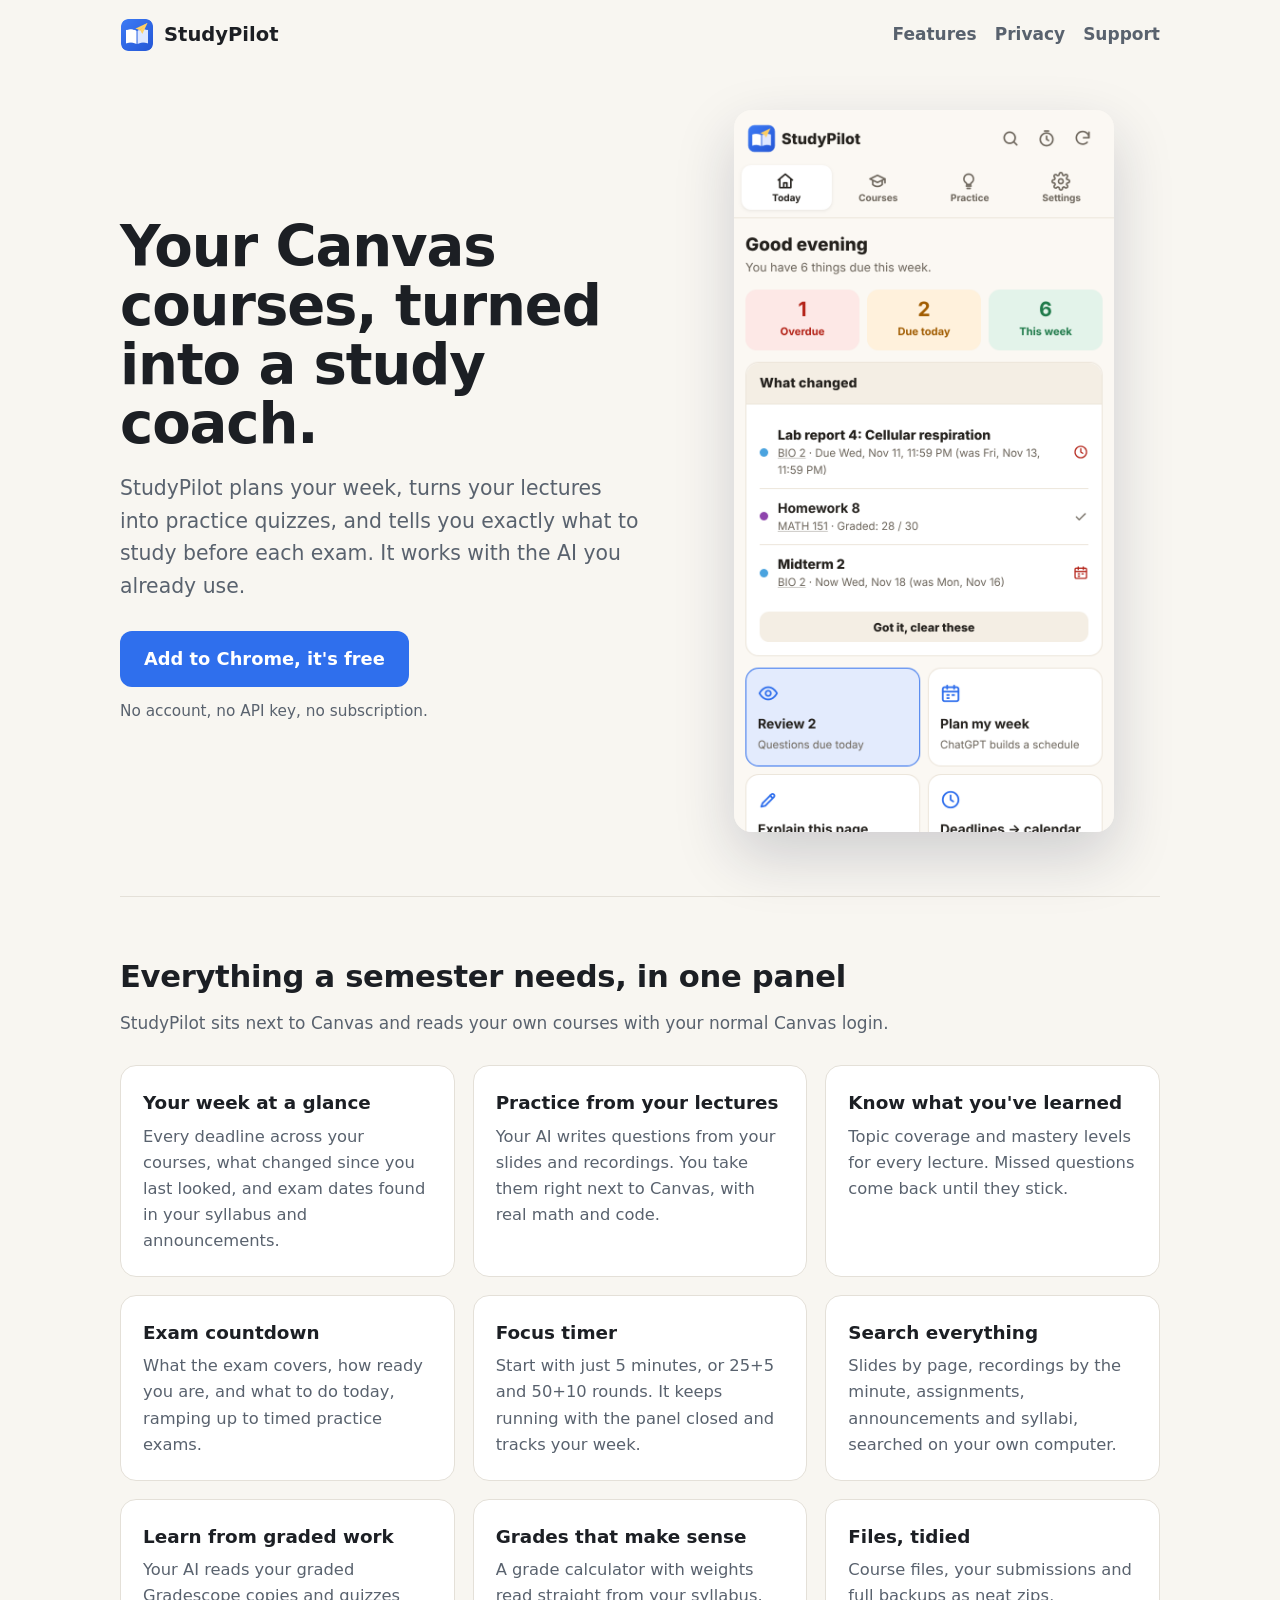
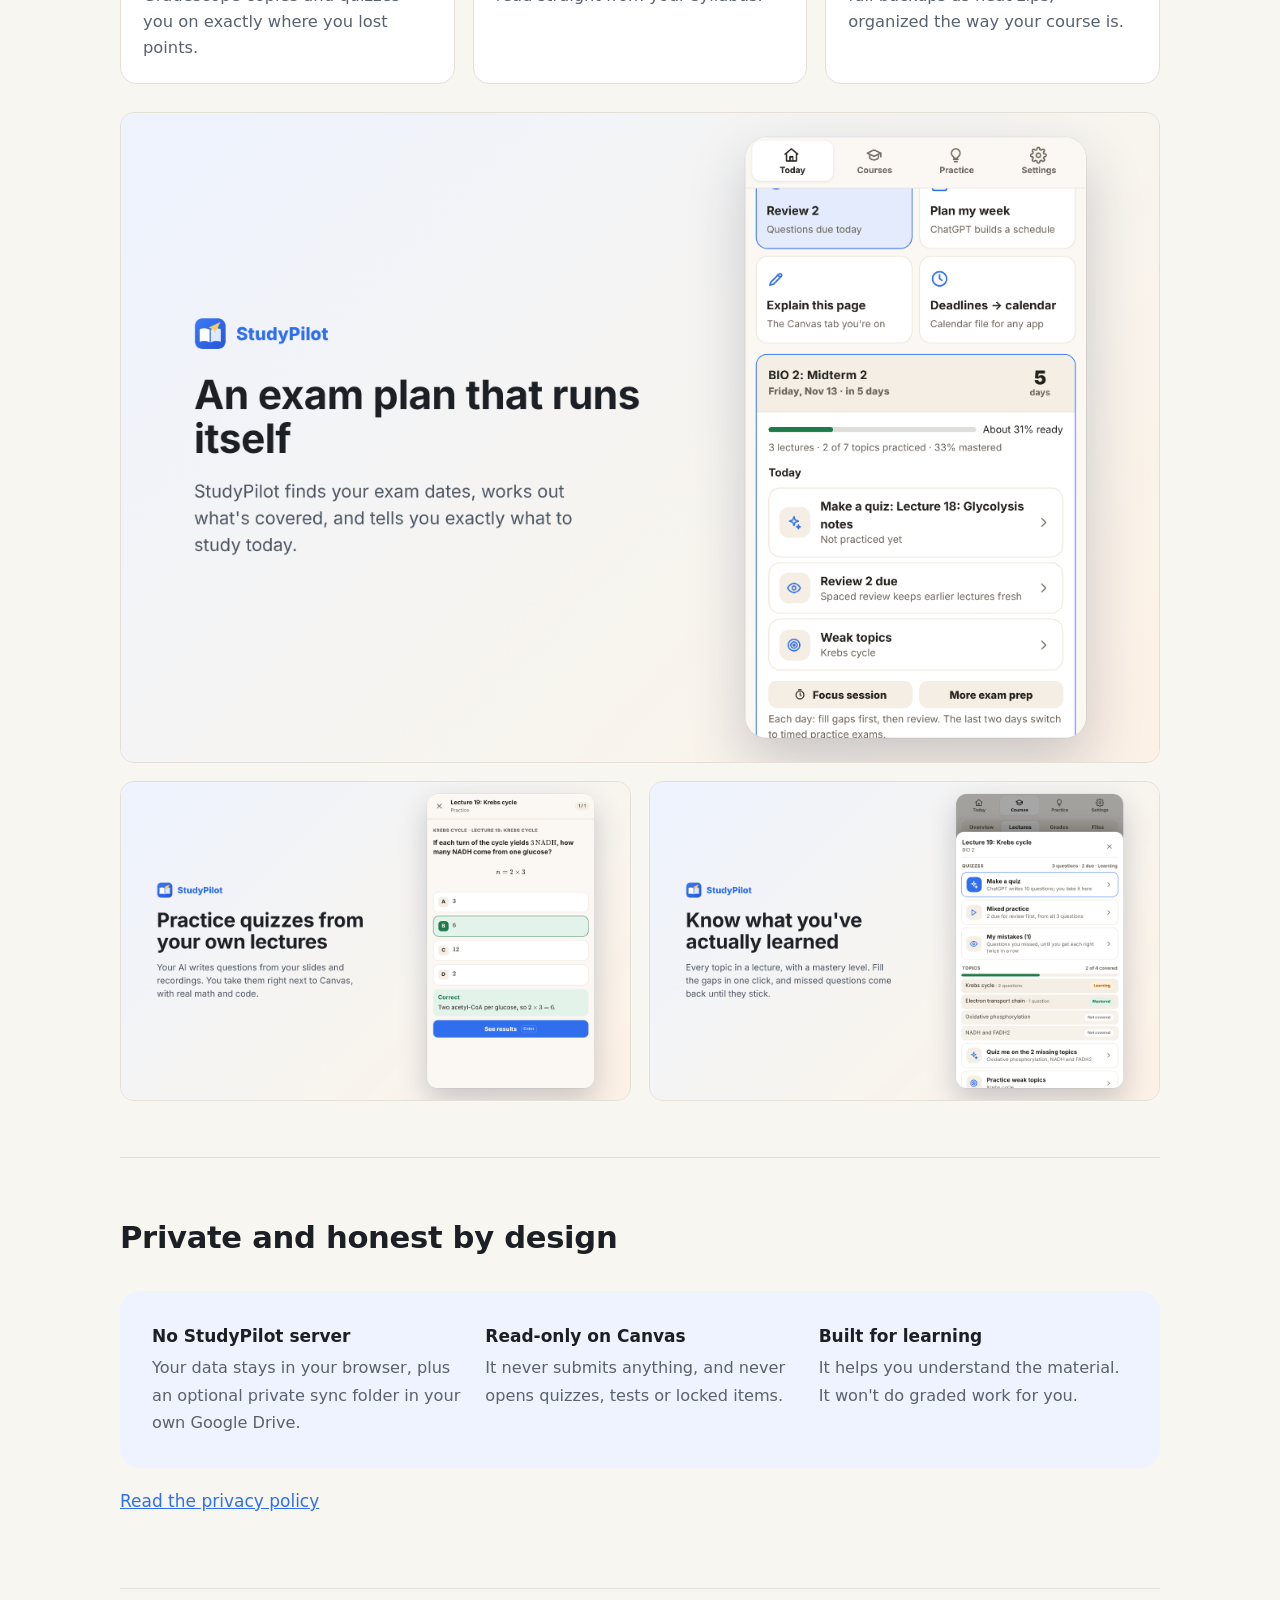
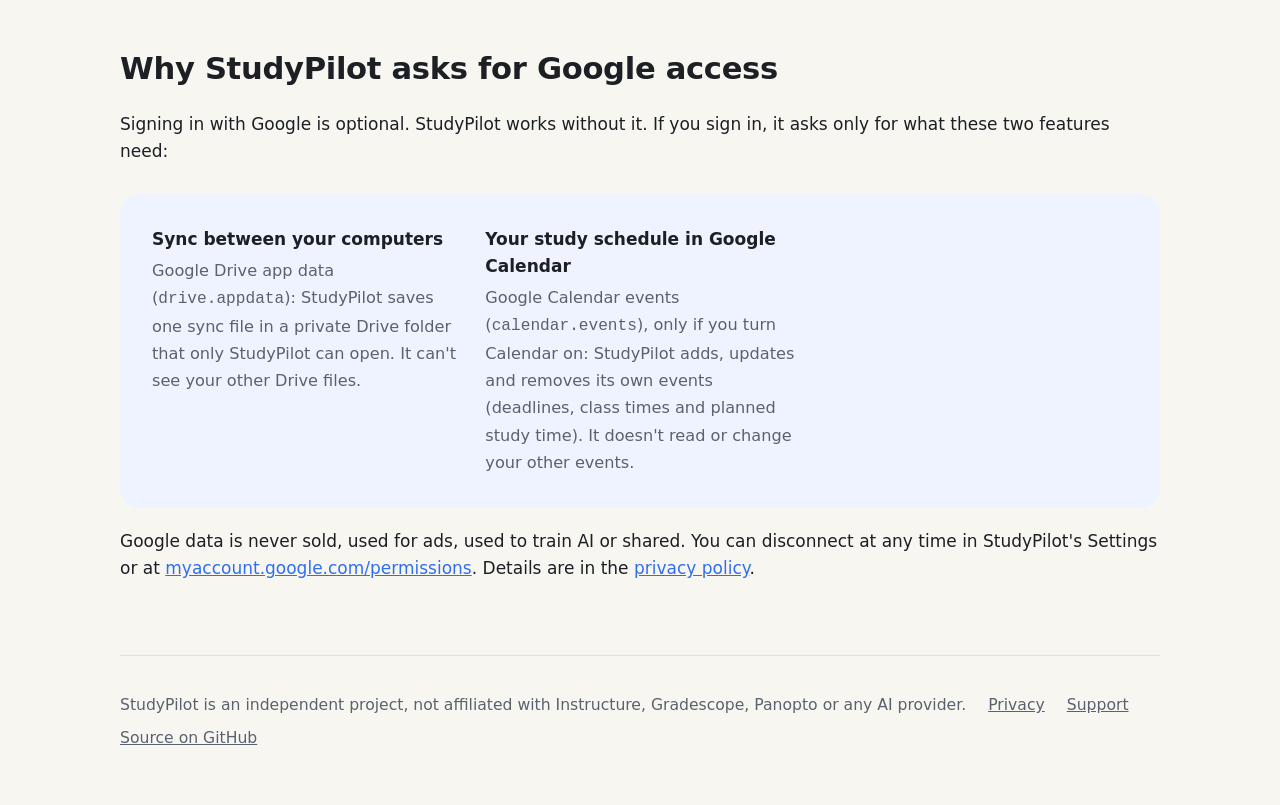
<file: docs/index.html>
<!doctype html>
<html lang="en">
<head>
<meta charset="utf-8">
<meta name="viewport" content="width=device-width, initial-scale=1">
<title>StudyPilot: study smarter from your Canvas courses</title>
<meta name="description" content="StudyPilot is a free Chrome extension that turns your Canvas courses into practice quizzes, study plans and exam prep, with the AI you already use.">
<link rel="icon" href="assets/icon.png">
<style>
  :root { --bg: #f8f6f1; --card: #ffffff; --ink: #1c1f24; --muted: #59626e; --line: #e4e0d8; --accent: #2f6fed; --accent-ink: #fff; --soft: #eef3ff; }
  @media (prefers-color-scheme: dark) { :root { --bg: #111418; --card: #1a1e24; --ink: #e8eaed; --muted: #a3abb5; --line: #2c3138; --accent: #6f9bff; --accent-ink: #0b1020; --soft: #1b2436; } }
  * { box-sizing: border-box; }
  body { margin: 0; background: var(--bg); color: var(--ink); font: 17px/1.6 system-ui, -apple-system, "Segoe UI", sans-serif; }
  a { color: var(--accent); }
  .wrap { max-width: 1080px; margin: 0 auto; padding: 0 20px; }
  header { display: flex; align-items: center; justify-content: space-between; padding: 18px 0; }
  .brand { display: flex; align-items: center; gap: 10px; font-weight: 800; font-size: 1.15em; color: var(--ink); text-decoration: none; }
  .brand img { width: 34px; height: 34px; }
  nav a { margin-left: 18px; color: var(--muted); text-decoration: none; font-weight: 600; }
  nav a:hover { color: var(--ink); }
  .hero { display: grid; grid-template-columns: 1.1fr 1fr; gap: 48px; align-items: center; padding: 40px 0 64px; }
  h1 { font-size: clamp(2.1em, 5vw, 3.3em); line-height: 1.05; letter-spacing: -.02em; margin: 0 0 18px; }
  .lead { font-size: 1.2em; color: var(--muted); margin: 0 0 28px; max-width: 520px; }
  .cta { display: inline-flex; align-items: center; gap: 10px; background: var(--accent); color: var(--accent-ink); padding: 14px 24px; border-radius: 12px; font-weight: 800; text-decoration: none; font-size: 1.05em; }
  .cta:hover { filter: brightness(1.08); }
  .sub { display: block; margin-top: 12px; color: var(--muted); font-size: .9em; }
  .hero img.panel { width: 100%; max-width: 380px; justify-self: center; border-radius: 18px; box-shadow: 0 24px 60px rgba(20,30,60,.18); }
  h2 { font-size: 1.8em; letter-spacing: -.01em; margin: 0 0 8px; }
  section { padding: 56px 0; border-top: 1px solid var(--line); }
  .grid { display: grid; grid-template-columns: repeat(3, 1fr); gap: 18px; margin-top: 28px; }
  .card { background: var(--card); border: 1px solid var(--line); border-radius: 16px; padding: 22px; }
  .card h3 { margin: 0 0 6px; font-size: 1.08em; }
  .card p { margin: 0; color: var(--muted); font-size: .96em; }
  .shots { display: grid; grid-template-columns: repeat(2, 1fr); gap: 18px; margin-top: 28px; }
  .shots img { width: 100%; border-radius: 14px; border: 1px solid var(--line); }
  .shots img:first-child { grid-column: span 2; }
  .promise { background: var(--soft); border-radius: 20px; padding: 32px; display: grid; grid-template-columns: repeat(3, 1fr); gap: 24px; margin-top: 28px; }
  .promise b { display: block; margin-bottom: 4px; }
  .promise span { color: var(--muted); font-size: .95em; }
  footer { padding: 36px 0 56px; color: var(--muted); font-size: .92em; border-top: 1px solid var(--line); display: flex; flex-wrap: wrap; gap: 8px 22px; }
  footer a { color: var(--muted); }
  @media (max-width: 820px) {
    .hero, .grid, .promise { grid-template-columns: 1fr; }
    .shots { grid-template-columns: 1fr; } .shots img:first-child { grid-column: auto; }
    nav a:not(.keep) { display: none; }
  }
</style>
</head>
<body>
<div class="wrap">
  <header>
    <a class="brand" href="./"><img src="assets/icon.png" alt="">StudyPilot</a>
    <nav><a href="#features">Features</a><a href="#privacy">Privacy</a><a class="keep" href="support.html">Support</a></nav>
  </header>

  <div class="hero">
    <div>
      <h1>Your Canvas courses, turned into a study coach.</h1>
      <p class="lead">StudyPilot plans your week, turns your lectures into practice quizzes, and tells you exactly what to study before each exam. It works with the AI you already use.</p>
      <a class="cta" href="https://chromewebstore.google.com/detail/fimfldjklciihkiipnncdgkbegkkcdim">Add to Chrome, it's free</a>
      <span class="sub">No account, no API key, no subscription.</span>
    </div>
    <img class="panel" src="assets/panel-today.png" alt="StudyPilot's Today view: deadlines, what changed, and quick actions">
  </div>

  <section id="features">
    <h2>Everything a semester needs, in one panel</h2>
    <p style="color:var(--muted);margin:0">StudyPilot sits next to Canvas and reads your own courses with your normal Canvas login.</p>
    <div class="grid">
      <div class="card"><h3>Your week at a glance</h3><p>Every deadline across your courses, what changed since you last looked, and exam dates found in your syllabus and announcements.</p></div>
      <div class="card"><h3>Practice from your lectures</h3><p>Your AI writes questions from your slides and recordings. You take them right next to Canvas, with real math and code.</p></div>
      <div class="card"><h3>Know what you've learned</h3><p>Topic coverage and mastery levels for every lecture. Missed questions come back until they stick.</p></div>
      <div class="card"><h3>Exam countdown</h3><p>What the exam covers, how ready you are, and what to do today, ramping up to timed practice exams.</p></div>
      <div class="card"><h3>Focus timer</h3><p>Start with just 5 minutes, or 25+5 and 50+10 rounds. It keeps running with the panel closed and tracks your week.</p></div>
      <div class="card"><h3>Search everything</h3><p>Slides by page, recordings by the minute, assignments, announcements and syllabi, searched on your own computer.</p></div>
      <div class="card"><h3>Learn from graded work</h3><p>Your AI reads your graded Gradescope copies and quizzes you on exactly where you lost points.</p></div>
      <div class="card"><h3>Grades that make sense</h3><p>A grade calculator with weights read straight from your syllabus.</p></div>
      <div class="card"><h3>Files, tidied</h3><p>Course files, your submissions and full backups as neat zips, organized the way your course is.</p></div>
    </div>
    <div class="shots">
      <img src="assets/screenshot-4-countdown.png" alt="Exam countdown with readiness and today's steps" loading="lazy">
      <img src="assets/screenshot-2-runner.png" alt="A practice question with math, answered in StudyPilot" loading="lazy">
      <img src="assets/screenshot-3-sheet.png" alt="A lecture's topics with mastery levels" loading="lazy">
    </div>
  </section>

  <section id="privacy">
    <h2>Private and honest by design</h2>
    <div class="promise">
      <div><b>No StudyPilot server</b><span>Your data stays in your browser, plus an optional private sync folder in your own Google Drive.</span></div>
      <div><b>Read-only on Canvas</b><span>It never submits anything, and never opens quizzes, tests or locked items.</span></div>
      <div><b>Built for learning</b><span>It helps you understand the material. It won't do graded work for you.</span></div>
    </div>
    <p style="margin-top:20px"><a href="privacy.html">Read the privacy policy</a></p>
  </section>

  <section id="google">
    <h2>Why StudyPilot asks for Google access</h2>
    <p>Signing in with Google is optional. StudyPilot works without it. If you sign in, it asks only for what these two features need:</p>
    <div class="promise">
      <div><b>Sync between your computers</b><span>Google Drive app data (<code>drive.appdata</code>): StudyPilot saves one sync file in a private Drive folder that only StudyPilot can open. It can't see your other Drive files.</span></div>
      <div><b>Your study schedule in Google Calendar</b><span>Google Calendar events (<code>calendar.events</code>), only if you turn Calendar on: StudyPilot adds, updates and removes its own events (deadlines, class times and planned study time). It doesn't read or change your other events.</span></div>
    </div>
    <p style="margin-top:20px">Google data is never sold, used for ads, used to train AI or shared. You can disconnect at any time in StudyPilot's Settings or at <a href="https://myaccount.google.com/permissions">myaccount.google.com/permissions</a>. Details are in the <a href="privacy.html">privacy policy</a>.</p>
  </section>

  <footer>
    <span>StudyPilot is an independent project, not affiliated with Instructure, Gradescope, Panopto or any AI provider.</span>
    <a href="privacy.html">Privacy</a><a href="support.html">Support</a><a href="https://github.com/connorlabianco/StudyPilot">Source on GitHub</a>
  </footer>
</div>
</body>
</html>
</file>
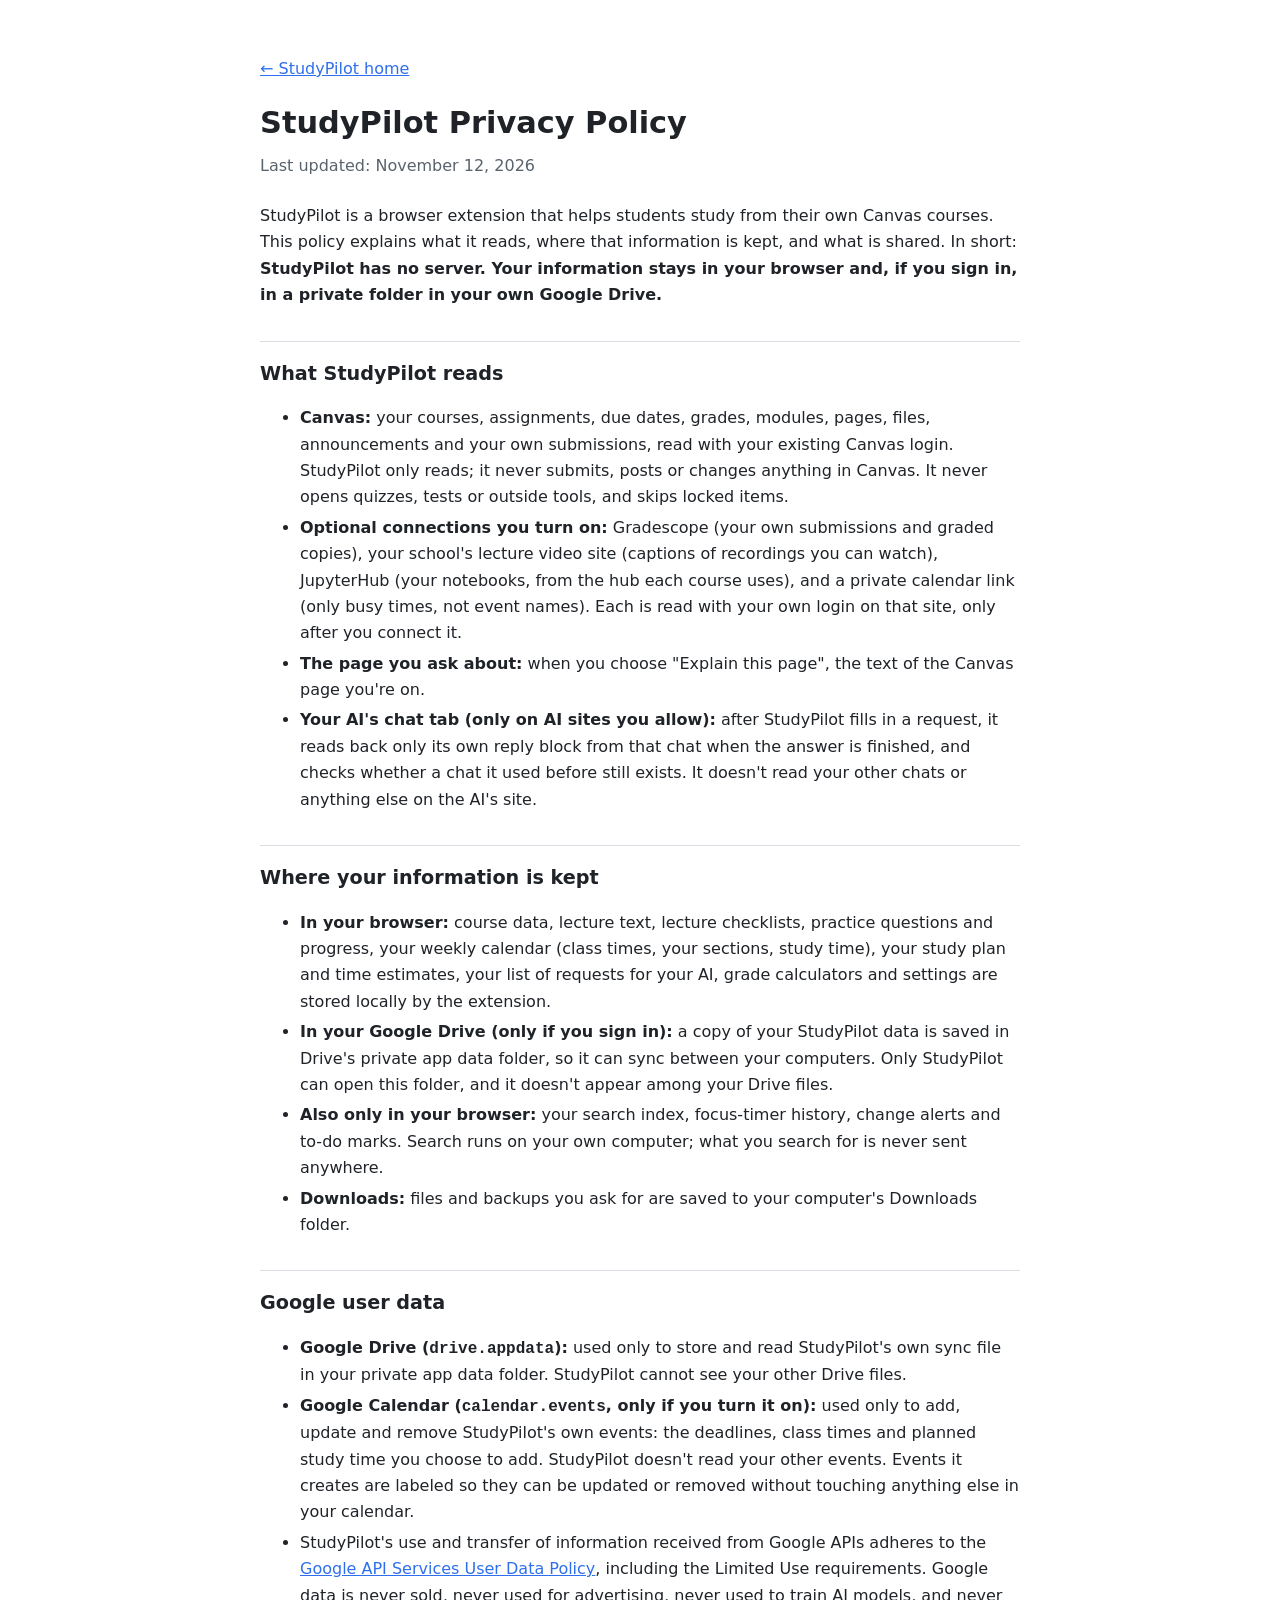
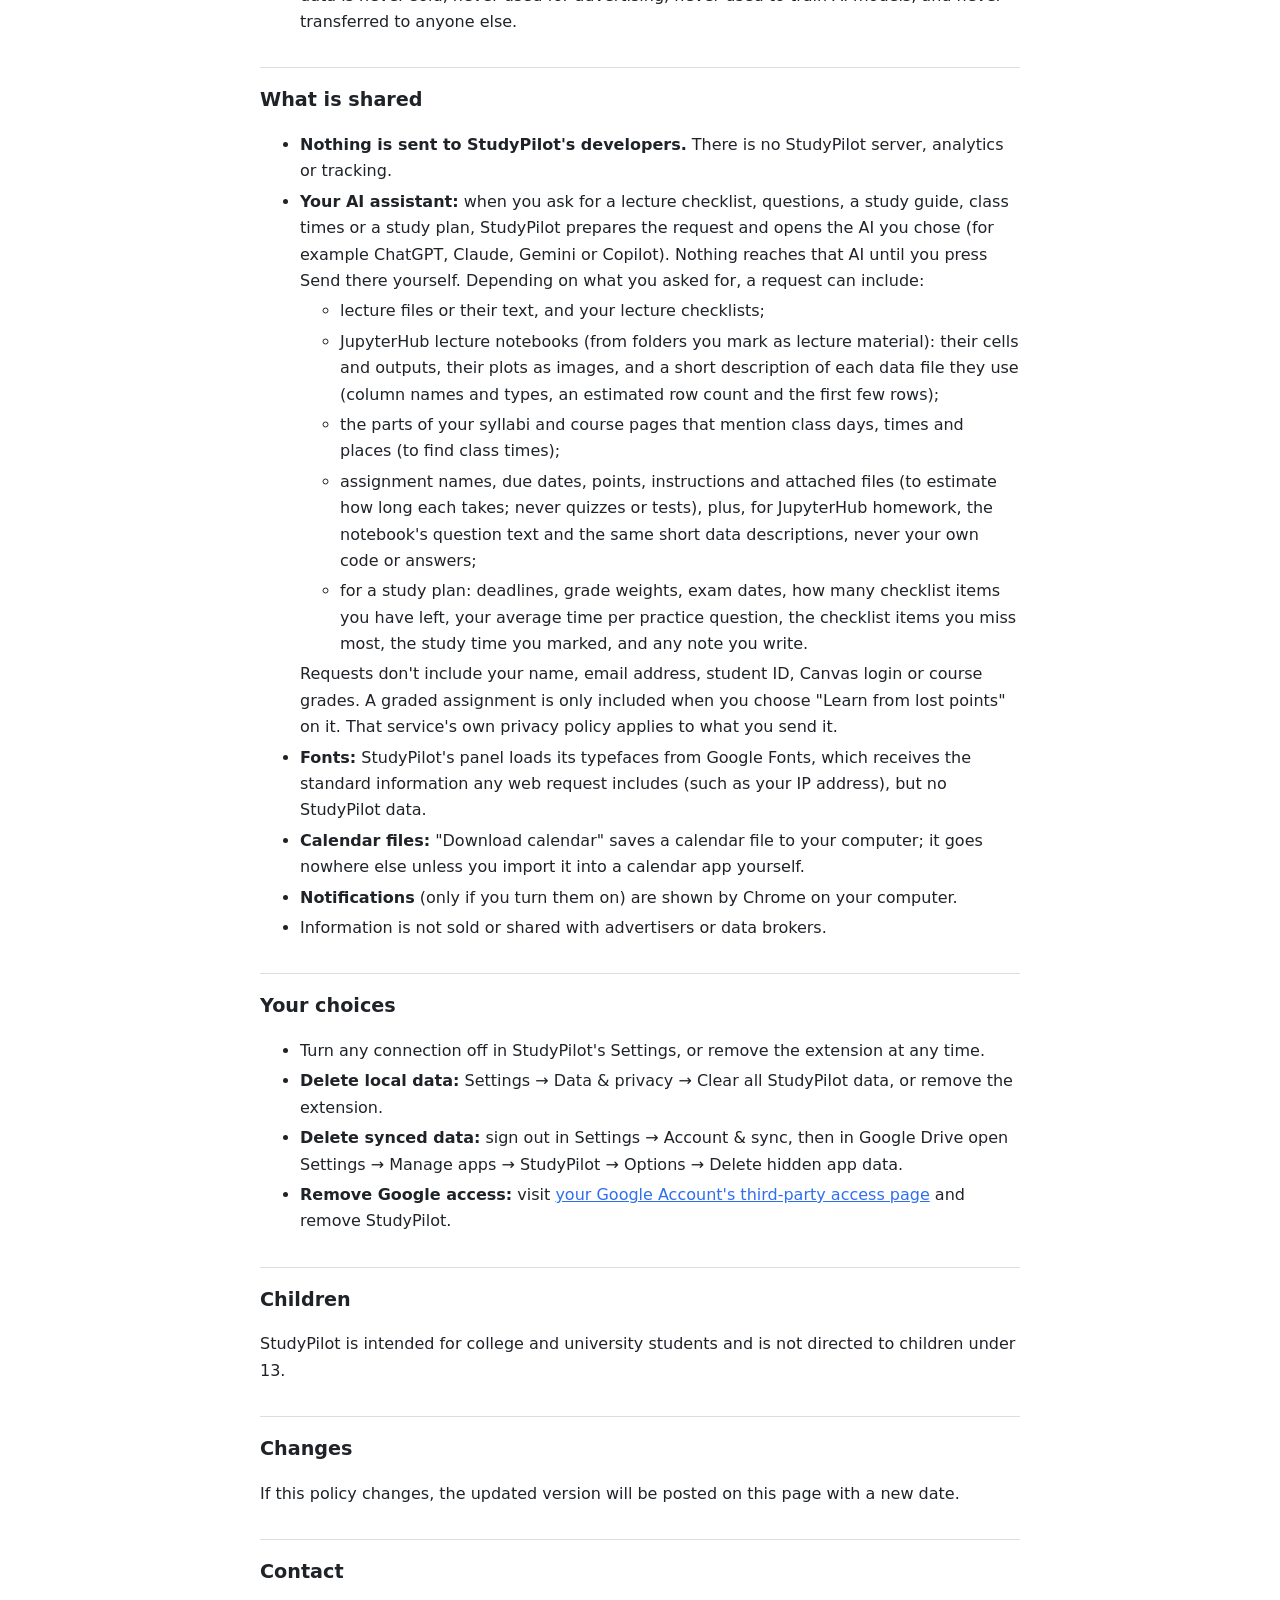
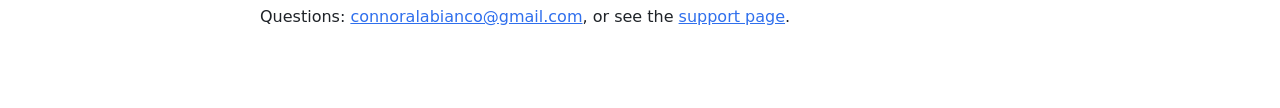
<file: docs/privacy.html>
<!doctype html>
<html lang="en">
<head>
<meta charset="utf-8">
<meta name="viewport" content="width=device-width, initial-scale=1">
<title>StudyPilot Privacy Policy</title>
<style>
  :root { --bg: #ffffff; --ink: #1f2328; --muted: #59636e; --line: #d8dee4; --accent: #2f6fed; }
  @media (prefers-color-scheme: dark) { :root { --bg: #111418; --ink: #e8eaed; --muted: #a2a9b3; --line: #2c3138; --accent: #7aa7ff; } }
  body { margin: 0; background: var(--bg); color: var(--ink); font: 16px/1.65 system-ui, -apple-system, "Segoe UI", sans-serif; }
  main { max-width: 760px; margin: 0 auto; padding: 40px 16px 64px; }
  h1 { font-size: 1.9em; margin: 0 0 4px; } h2 { font-size: 1.2em; margin: 32px 0 8px; padding-top: 16px; border-top: 1px solid var(--line); }
  .meta { color: var(--muted); margin: 0 0 24px; } a { color: var(--accent); } li { margin: 4px 0; }
</style>
</head>
<body>
<main>
<p><a href="./">&larr; StudyPilot home</a></p>
<h1>StudyPilot Privacy Policy</h1>
<p class="meta">Last updated: November 12, 2026</p>

<p>StudyPilot is a browser extension that helps students study from their own Canvas courses. This policy explains what it reads, where that information is kept, and what is shared. In short: <b>StudyPilot has no server. Your information stays in your browser and, if you sign in, in a private folder in your own Google Drive.</b></p>

<h2>What StudyPilot reads</h2>
<ul>
  <li><b>Canvas:</b> your courses, assignments, due dates, grades, modules, pages, files, announcements and your own submissions, read with your existing Canvas login. StudyPilot only reads; it never submits, posts or changes anything in Canvas. It never opens quizzes, tests or outside tools, and skips locked items.</li>
  <li><b>Optional connections you turn on:</b> Gradescope (your own submissions and graded copies), your school's lecture video site (captions of recordings you can watch), JupyterHub (your notebooks, from the hub each course uses), and a private calendar link (only busy times, not event names). Each is read with your own login on that site, only after you connect it.</li>
  <li><b>The page you ask about:</b> when you choose "Explain this page", the text of the Canvas page you're on.</li>
  <li><b>Your AI's chat tab (only on AI sites you allow):</b> after StudyPilot fills in a request, it reads back only its own reply block from that chat when the answer is finished, and checks whether a chat it used before still exists. It doesn't read your other chats or anything else on the AI's site.</li>
</ul>

<h2>Where your information is kept</h2>
<ul>
  <li><b>In your browser:</b> course data, lecture text, lecture checklists, practice questions and progress, your weekly calendar (class times, your sections, study time), your study plan and time estimates, your list of requests for your AI, grade calculators and settings are stored locally by the extension.</li>
  <li><b>In your Google Drive (only if you sign in):</b> a copy of your StudyPilot data is saved in Drive's private app data folder, so it can sync between your computers. Only StudyPilot can open this folder, and it doesn't appear among your Drive files.</li>
  <li><b>Also only in your browser:</b> your search index, focus-timer history, change alerts and to-do marks. Search runs on your own computer; what you search for is never sent anywhere.</li>
  <li><b>Downloads:</b> files and backups you ask for are saved to your computer's Downloads folder.</li>
</ul>

<h2>Google user data</h2>
<ul>
  <li><b>Google Drive (<code>drive.appdata</code>):</b> used only to store and read StudyPilot's own sync file in your private app data folder. StudyPilot cannot see your other Drive files.</li>
  <li><b>Google Calendar (<code>calendar.events</code>, only if you turn it on):</b> used only to add, update and remove StudyPilot's own events: the deadlines, class times and planned study time you choose to add. StudyPilot doesn't read your other events. Events it creates are labeled so they can be updated or removed without touching anything else in your calendar.</li>
  <li>StudyPilot's use and transfer of information received from Google APIs adheres to the <a href="https://developers.google.com/terms/api-services-user-data-policy">Google API Services User Data Policy</a>, including the Limited Use requirements. Google data is never sold, never used for advertising, never used to train AI models, and never transferred to anyone else.</li>
</ul>

<h2>What is shared</h2>
<ul>
  <li><b>Nothing is sent to StudyPilot's developers.</b> There is no StudyPilot server, analytics or tracking.</li>
  <li><b>Your AI assistant:</b> when you ask for a lecture checklist, questions, a study guide, class times or a study plan, StudyPilot prepares the request and opens the AI you chose (for example ChatGPT, Claude, Gemini or Copilot). Nothing reaches that AI until you press Send there yourself. Depending on what you asked for, a request can include:
    <ul>
      <li>lecture files or their text, and your lecture checklists;</li>
      <li>JupyterHub lecture notebooks (from folders you mark as lecture material): their cells and outputs, their plots as images, and a short description of each data file they use (column names and types, an estimated row count and the first few rows);</li>
      <li>the parts of your syllabi and course pages that mention class days, times and places (to find class times);</li>
      <li>assignment names, due dates, points, instructions and attached files (to estimate how long each takes; never quizzes or tests), plus, for JupyterHub homework, the notebook's question text and the same short data descriptions, never your own code or answers;</li>
      <li>for a study plan: deadlines, grade weights, exam dates, how many checklist items you have left, your average time per practice question, the checklist items you miss most, the study time you marked, and any note you write.</li>
    </ul>
    Requests don't include your name, email address, student ID, Canvas login or course grades. A graded assignment is only included when you choose "Learn from lost points" on it. That service's own privacy policy applies to what you send it.</li>
  <li><b>Fonts:</b> StudyPilot's panel loads its typefaces from Google Fonts, which receives the standard information any web request includes (such as your IP address), but no StudyPilot data.</li>
  <li><b>Calendar files:</b> "Download calendar" saves a calendar file to your computer; it goes nowhere else unless you import it into a calendar app yourself.</li>
  <li><b>Notifications</b> (only if you turn them on) are shown by Chrome on your computer.</li>
  <li>Information is not sold or shared with advertisers or data brokers.</li>
</ul>

<h2>Your choices</h2>
<ul>
  <li>Turn any connection off in StudyPilot's Settings, or remove the extension at any time.</li>
  <li><b>Delete local data:</b> Settings → Data &amp; privacy → Clear all StudyPilot data, or remove the extension.</li>
  <li><b>Delete synced data:</b> sign out in Settings → Account &amp; sync, then in Google Drive open Settings → Manage apps → StudyPilot → Options → Delete hidden app data.</li>
  <li><b>Remove Google access:</b> visit <a href="https://myaccount.google.com/permissions">your Google Account's third-party access page</a> and remove StudyPilot.</li>
</ul>

<h2>Children</h2>
<p>StudyPilot is intended for college and university students and is not directed to children under 13.</p>

<h2>Changes</h2>
<p>If this policy changes, the updated version will be posted on this page with a new date.</p>

<h2>Contact</h2>
<p>Questions: <a href="mailto:connoralabianco@gmail.com">connoralabianco@gmail.com</a>, or see the <a href="support.html">support page</a>.</p>
</main>
</body>
</html>
</file>
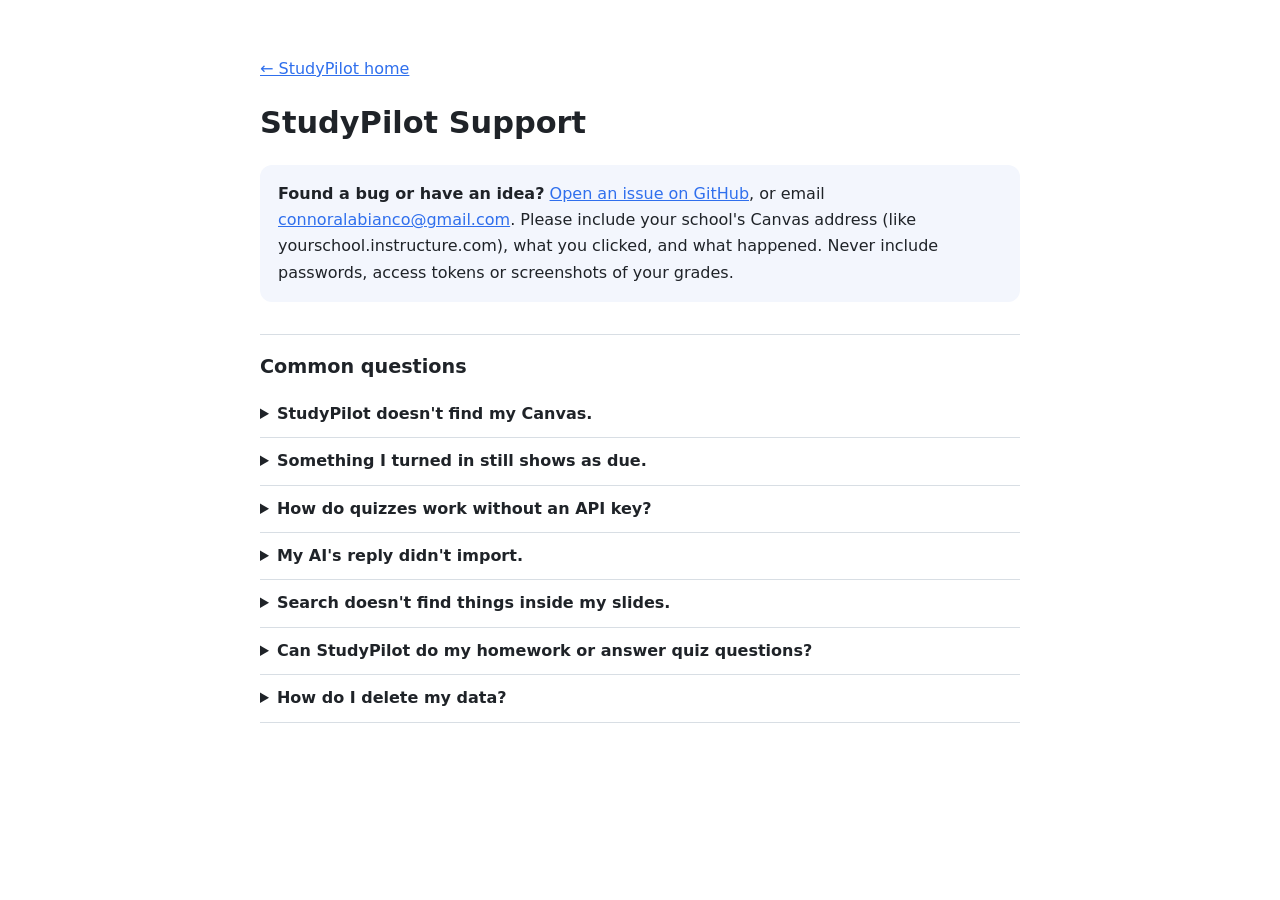
<file: docs/support.html>
<!doctype html>
<html lang="en">
<head>
<meta charset="utf-8">
<meta name="viewport" content="width=device-width, initial-scale=1">
<title>StudyPilot Support</title>
<link rel="icon" href="assets/icon.png">
<style>
  :root { --bg: #ffffff; --ink: #1f2328; --muted: #59636e; --line: #d8dee4; --accent: #2f6fed; --soft: #f3f6fd; }
  @media (prefers-color-scheme: dark) { :root { --bg: #111418; --ink: #e8eaed; --muted: #a2a9b3; --line: #2c3138; --accent: #7aa7ff; --soft: #1a2130; } }
  body { margin: 0; background: var(--bg); color: var(--ink); font: 16px/1.65 system-ui, -apple-system, "Segoe UI", sans-serif; }
  main { max-width: 760px; margin: 0 auto; padding: 40px 16px 64px; }
  a { color: var(--accent); }
  h1 { font-size: 1.9em; margin: 0 0 8px; }
  h2 { font-size: 1.2em; margin: 32px 0 8px; padding-top: 16px; border-top: 1px solid var(--line); }
  .box { background: var(--soft); border-radius: 12px; padding: 16px 18px; margin: 16px 0; }
  details { border-bottom: 1px solid var(--line); padding: 10px 0; }
  summary { cursor: pointer; font-weight: 700; }
  details p { color: var(--muted); margin: 8px 0 4px; }
</style>
</head>
<body>
<main>
<p><a href="./">&larr; StudyPilot home</a></p>
<h1>StudyPilot Support</h1>
<div class="box">
  <b>Found a bug or have an idea?</b> <a href="https://github.com/connorlabianco/StudyPilot/issues/new">Open an issue on GitHub</a>, or email <a href="mailto:connoralabianco@gmail.com">connoralabianco@gmail.com</a>.
  Please include your school's Canvas address (like yourschool.instructure.com), what you clicked, and what happened.
  Never include passwords, access tokens or screenshots of your grades.
</div>

<h2>Common questions</h2>
<details><summary>StudyPilot doesn't find my Canvas.</summary>
<p>Open Canvas in a tab and log in; StudyPilot connects automatically. If your school's Canvas address doesn't end in instructure.com (for example canvas.yourschool.edu), choose "Type your Canvas address instead" and allow access when Chrome asks.</p></details>
<details><summary>Something I turned in still shows as due.</summary>
<p>Canvas doesn't see work turned in on Gradescope or on paper until it's graded. Connect Gradescope (Settings › Connections) so StudyPilot can check, or click the check mark next to the item to mark it done.</p></details>
<details><summary>How do quizzes work without an API key?</summary>
<p>StudyPilot prepares a request from your lecture and opens your AI with it filled in. You press Send, then copy the reply; StudyPilot notices it and imports the quiz. You take the quiz inside StudyPilot.</p></details>
<details><summary>My AI's reply didn't import.</summary>
<p>Make sure you copied the whole reply, including the code block. If your AI added extra text, ask it to "reply with only the studypilot-quiz block", then copy again. You can also paste it in Practice › "Add questions you got elsewhere".</p></details>
<details><summary>Search doesn't find things inside my slides.</summary>
<p>Search looks inside lectures StudyPilot has read. In the search window, click "Read the other … module items", or turn on background prep in Settings › Data &amp; privacy.</p></details>
<details><summary>Can StudyPilot do my homework or answer quiz questions?</summary>
<p>No. It never opens quizzes or tests, and it's built to help you learn the material, not to complete graded work.</p></details>
<details><summary>How do I delete my data?</summary>
<p>Settings › Data &amp; privacy › Clear all StudyPilot data, or remove the extension. If you used Google sign-in, see the <a href="privacy.html">privacy policy</a> for removing the synced copy.</p></details>
</main>
</body>
</html>
</file>
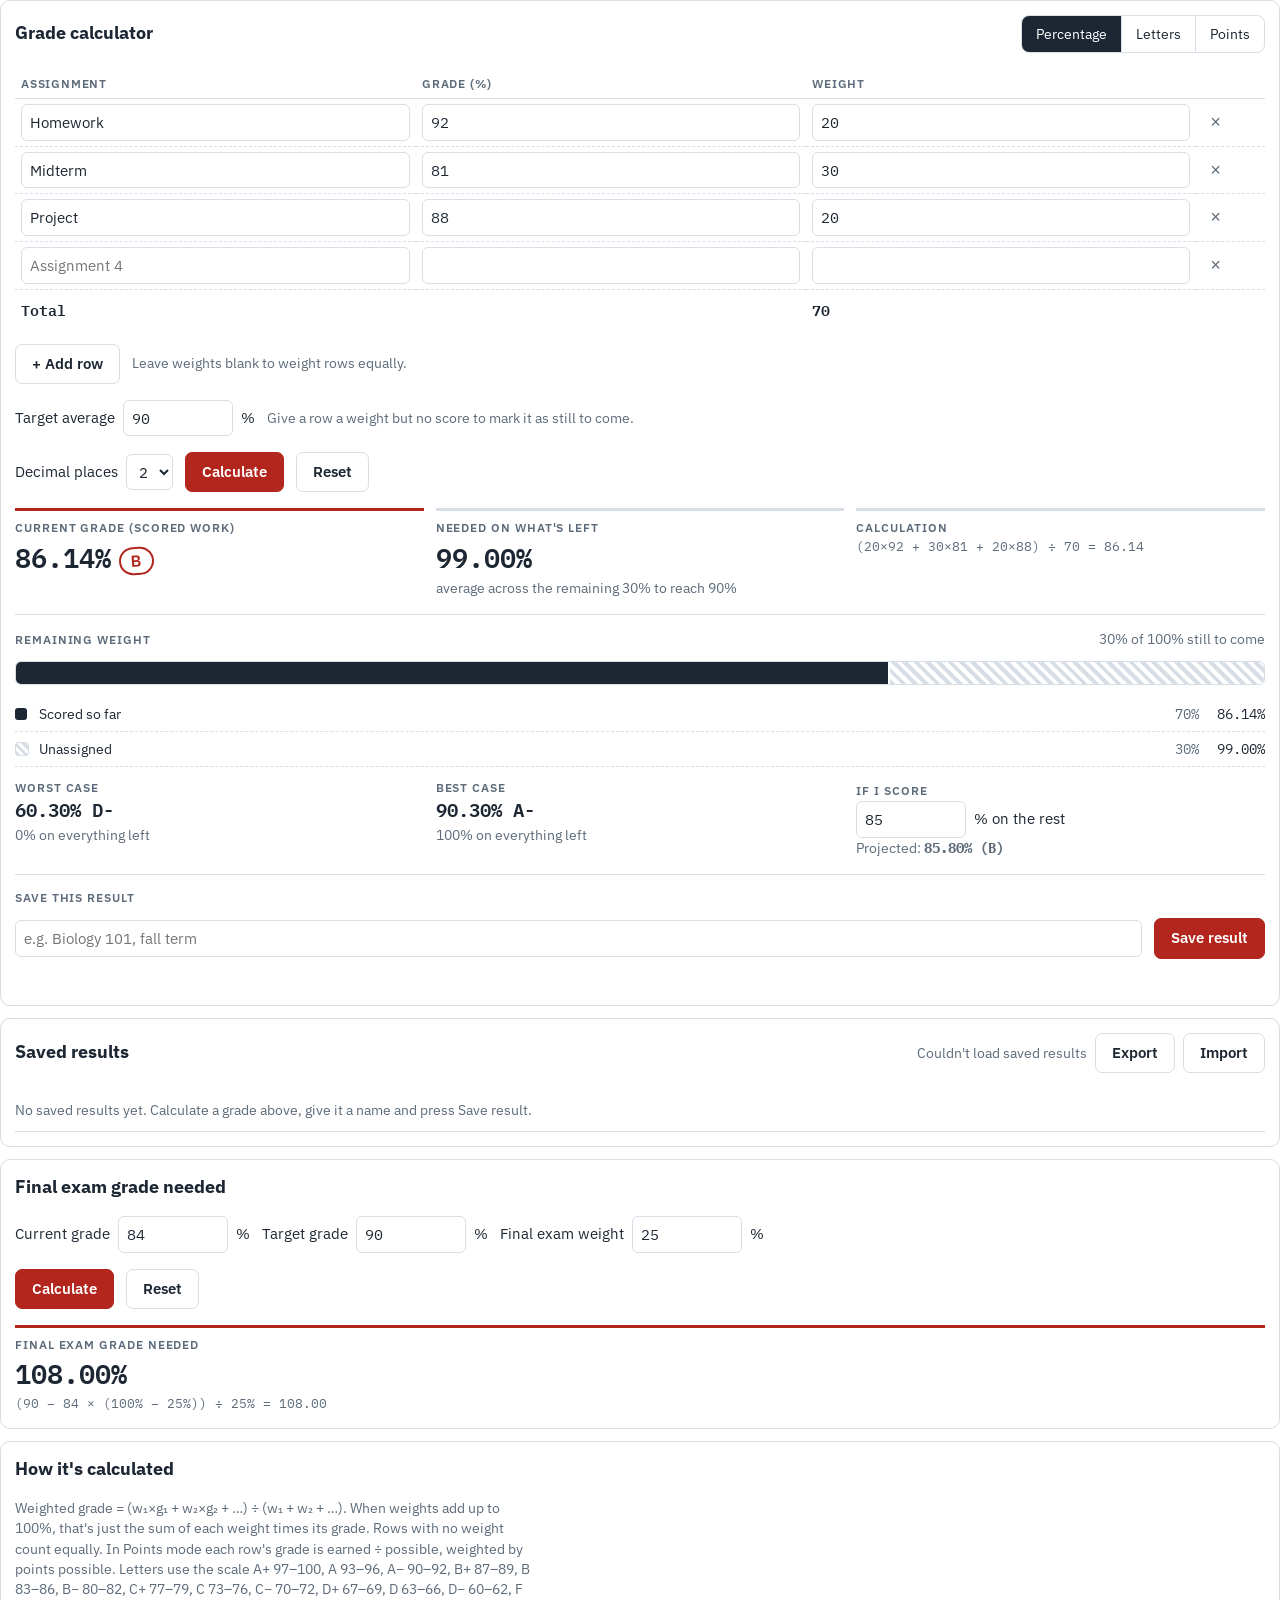
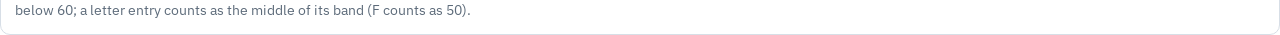
<file: grades/ledger.html>
<!doctype html>
<html lang="en">
<head>
<meta charset="utf-8">
<meta name="viewport" content="width=device-width, initial-scale=1">
<title>Grade Ledger</title>
<link rel="preconnect" href="https://fonts.googleapis.com">
<link rel="stylesheet" href="https://fonts.googleapis.com/css2?family=IBM+Plex+Mono:wght@400;500;600&family=IBM+Plex+Sans:wght@400;500;600;700&display=swap">
<link rel="stylesheet" href="grade-ledger.css">
<link rel="stylesheet" href="ledger-host.css">
</head>
<body>
<div class="grade-ledger" id="grade-ledger">
<div class="wrap">
  <header>
    <h1>Grade Ledger</h1>
    <p class="lede">Weighted grade calculator with percentage, letter and points grades. Save any calculation and reopen it later.</p>
  </header>

  <section class="sheet" aria-labelledby="calc-h">
    <div class="hdr">
      <h2 id="gl-calc-h">Grade calculator</h2>
      <div class="seg" role="group" aria-label="Grade type">
        <button type="button" data-mode="percent" aria-pressed="true">Percentage</button>
        <button type="button" data-mode="letter" aria-pressed="false">Letters</button>
        <button type="button" data-mode="points" aria-pressed="false">Points</button>
      </div>
    </div>

    <div class="tablewrap">
      <table>
        <thead><tr id="gl-thead-row"></tr></thead>
        <tbody id="gl-rows"></tbody>
        <tfoot><tr id="gl-totals"></tr></tfoot>
      </table>
    </div>
    <div class="row">
      <button type="button" class="btn" id="gl-add-row">+ Add row</button>
      <span class="note" id="gl-mode-note"></span>
    </div>

    <div class="row">
      <label class="inline" for="gl-target">Target average
        <input type="number" id="gl-target" class="small" step="any" value="90"> %
      </label>
      <span class="note">Give a row a weight but no score to mark it as still to come.</span>
    </div>
    <div class="row">
      <label class="inline" for="gl-decimals">Decimal places
        <select id="gl-decimals" class="small"><option>0</option><option>1</option><option selected>2</option></select>
      </label>
      <button type="button" class="btn primary" id="gl-calc">Calculate</button>
      <button type="button" class="btn" id="gl-reset">Reset</button>
    </div>

    <div class="results" aria-live="polite">
      <div class="res main"><div class="label">Current grade (scored work)</div><div class="big" id="gl-r-avg">—</div></div>
      <div class="res"><div class="label">Needed on what's left</div><div class="big" id="gl-r-need">—</div><div class="note" id="gl-r-need-note"></div></div>
      <div class="res"><div class="label">Calculation</div><div class="work" id="gl-r-work">—</div></div>
    </div>

    <div class="remain" id="gl-remain" aria-live="polite">
      <div class="hdr"><div class="label">Remaining weight</div><span class="note" id="gl-rem-sum"></span></div>
      <div class="bar" id="gl-bar" aria-hidden="true"></div>
      <ul class="legend" id="gl-legend"></ul>
      <div class="range">
        <div><div class="label">Worst case</div><div class="mid" id="gl-rng-min">—</div><div class="note">0% on everything left</div></div>
        <div><div class="label">Best case</div><div class="mid" id="gl-rng-max">—</div><div class="note">100% on everything left</div></div>
        <div><label class="label" for="gl-assume">If I score</label>
          <div class="inline"><input type="number" id="gl-assume" class="small" step="any" value="85"><span>% on the rest</span></div>
          <div class="note">Projected: <b class="mono" id="gl-proj">—</b></div></div>
      </div>
    </div>

    <div class="row" style="border-top:1px solid var(--rule);padding-top:14px">
      <label for="gl-save-name" class="label" style="flex-basis:100%">Save this result</label>
      <input id="gl-save-name" type="text" placeholder="e.g. Biology 101, fall term" style="flex:1 1 220px;width:auto">
      <button type="button" class="btn primary" id="gl-save">Save result</button>
    </div>
    <div class="toast" id="gl-toast" role="status"></div>
  </section>

  <section class="sheet" aria-labelledby="saved-h">
    <div class="hdr"><h2 id="gl-saved-h">Saved results</h2><div class="inline"><span class="note" id="gl-store-note">Loading…</span><button type="button" class="btn" id="gl-export">Export</button><button type="button" class="btn" id="gl-import">Import</button><input type="file" id="gl-import-file" accept="application/json,.json" hidden></div></div>
    <ul class="saved" id="gl-saved"></ul>
  </section>

  <section class="sheet" aria-labelledby="final-h">
    <h2 id="gl-final-h">Final exam grade needed</h2>
    <div class="row">
      <label class="inline" for="gl-f-cur">Current grade <input type="number" id="gl-f-cur" class="small" step="any" value="84"> %</label>
      <label class="inline" for="gl-f-tgt">Target grade <input type="number" id="gl-f-tgt" class="small" step="any" value="90"> %</label>
      <label class="inline" for="gl-f-w">Final exam weight <input type="number" id="gl-f-w" class="small" step="any" value="25"> %</label>
    </div>
    <div class="row">
      <button type="button" class="btn primary" id="gl-f-calc">Calculate</button>
      <button type="button" class="btn" id="gl-f-reset">Reset</button>
    </div>
    <div class="res main"><div class="label">Final exam grade needed</div><div class="big" id="gl-f-out">—</div><div class="work" id="gl-f-work"></div></div>
  </section>

  <section class="sheet" aria-labelledby="how-h">
    <h2 id="gl-how-h">How it's calculated</h2>
    <p class="note" style="margin:0;max-width:65ch">Weighted grade = (w₁×g₁ + w₂×g₂ + …) ÷ (w₁ + w₂ + …). When weights add up to 100%, that's just the sum of each weight times its grade. Rows with no weight count equally. In Points mode each row's grade is earned ÷ possible, weighted by points possible. Letters use the scale A+ 97–100, A 93–96, A− 90–92, B+ 87–89, B 83–86, B− 80–82, C+ 77–79, C 73–76, C− 70–72, D+ 67–69, D 63–66, D− 60–62, F below 60; a letter entry counts as the middle of its band (F counts as 50).</p>
  </section>
</div>
</div>
<!-- StudyPilot: storage adapter must load before grade-ledger.js (see README). -->
<script src="gl-storage.js"></script>
<script src="grade-ledger.js"></script>
<script src="ledger-host.js"></script>
</body>
</html>
</file>
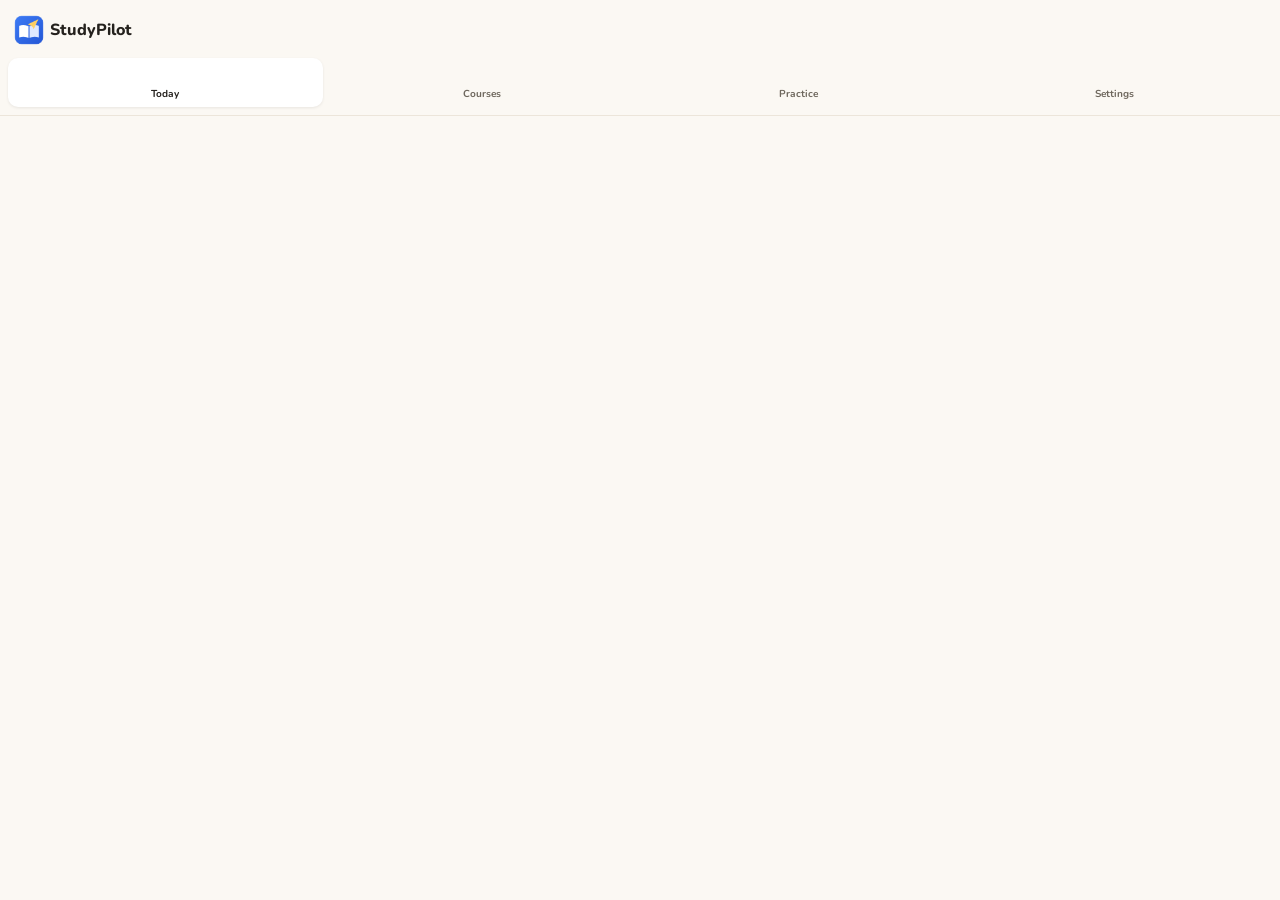
<file: sidepanel/sidepanel.html>
<!doctype html>
<html lang="en">
<head>
  <meta charset="utf-8" />
  <title>StudyPilot</title>
  <link rel="preconnect" href="https://fonts.googleapis.com" />
  <link rel="stylesheet" href="https://fonts.googleapis.com/css2?family=Atkinson+Hyperlegible:wght@400;700&family=Nunito:wght@500;700;800&family=IBM+Plex+Sans:wght@400;600;700&display=swap" />
  <link rel="stylesheet" href="../vendor/katex/katex.min.css" />
  <link rel="stylesheet" href="sidepanel.css" />
  <script src="../vendor/katex/katex.min.js"></script>
</head>
<body>
  <div id="app">
    <header class="top">
      <div class="brand"><img class="logo-img" src="../icons/icon48.png" alt="" width="30" height="30"> StudyPilot</div>
      <div class="top-actions">
        <button id="searchBtn" class="ghost" aria-label="Search everything" title="Search everything (/)"><span aria-hidden="true" data-icon="search"></span></button>
        <button id="focusBtn" class="ghost" aria-label="Focus timer" title="Focus timer"><span aria-hidden="true" data-icon="timer"></span></button>
        <button id="syncBtn" class="ghost" aria-label="Refresh Canvas data" title="Refresh Canvas data"><span aria-hidden="true" data-icon="refresh"></span></button>
      </div>
    </header>

    <nav class="tabs" role="tablist" aria-label="StudyPilot sections">
      <button role="tab" id="tab-today" aria-controls="today" aria-selected="true"><span aria-hidden="true" data-icon="home"></span>Today</button>
      <button role="tab" id="tab-courses" aria-controls="courses" aria-selected="false" tabindex="-1"><span aria-hidden="true" data-icon="school"></span>Courses</button>
      <button role="tab" id="tab-practice" aria-controls="practice" aria-selected="false" tabindex="-1"><span aria-hidden="true" data-icon="quiz"></span>Practice</button>
      <button role="tab" id="tab-settings" aria-controls="settings" aria-selected="false" tabindex="-1"><span aria-hidden="true" data-icon="settings"></span>Settings</button>
    </nav>

    <div id="focusbar" class="focusbar" role="timer" aria-label="Focus timer" hidden></div>

    <div id="progress" class="progress hidden" role="status" aria-live="polite">
      <div class="bar"><div class="fill"></div></div>
      <div class="label"></div>
    </div>

    <main>
      <div id="banner" aria-live="polite"></div>
      <section id="today" role="tabpanel" aria-labelledby="tab-today"></section>
      <section id="courses" role="tabpanel" aria-labelledby="tab-courses" hidden></section>
      <section id="practice" role="tabpanel" aria-labelledby="tab-practice" hidden></section>
      <section id="settings" role="tabpanel" aria-labelledby="tab-settings" hidden></section>
    </main>

    <div id="toast" class="toast" role="status" aria-live="polite"></div>
  </div>
  <div id="runner" class="runner" role="dialog" aria-modal="true" aria-label="Practice" hidden></div>
  <dialog id="sheet" class="sheet" aria-label="Actions"></dialog>
  <script src="main.js" type="module"></script>
</body>
</html>
</file>
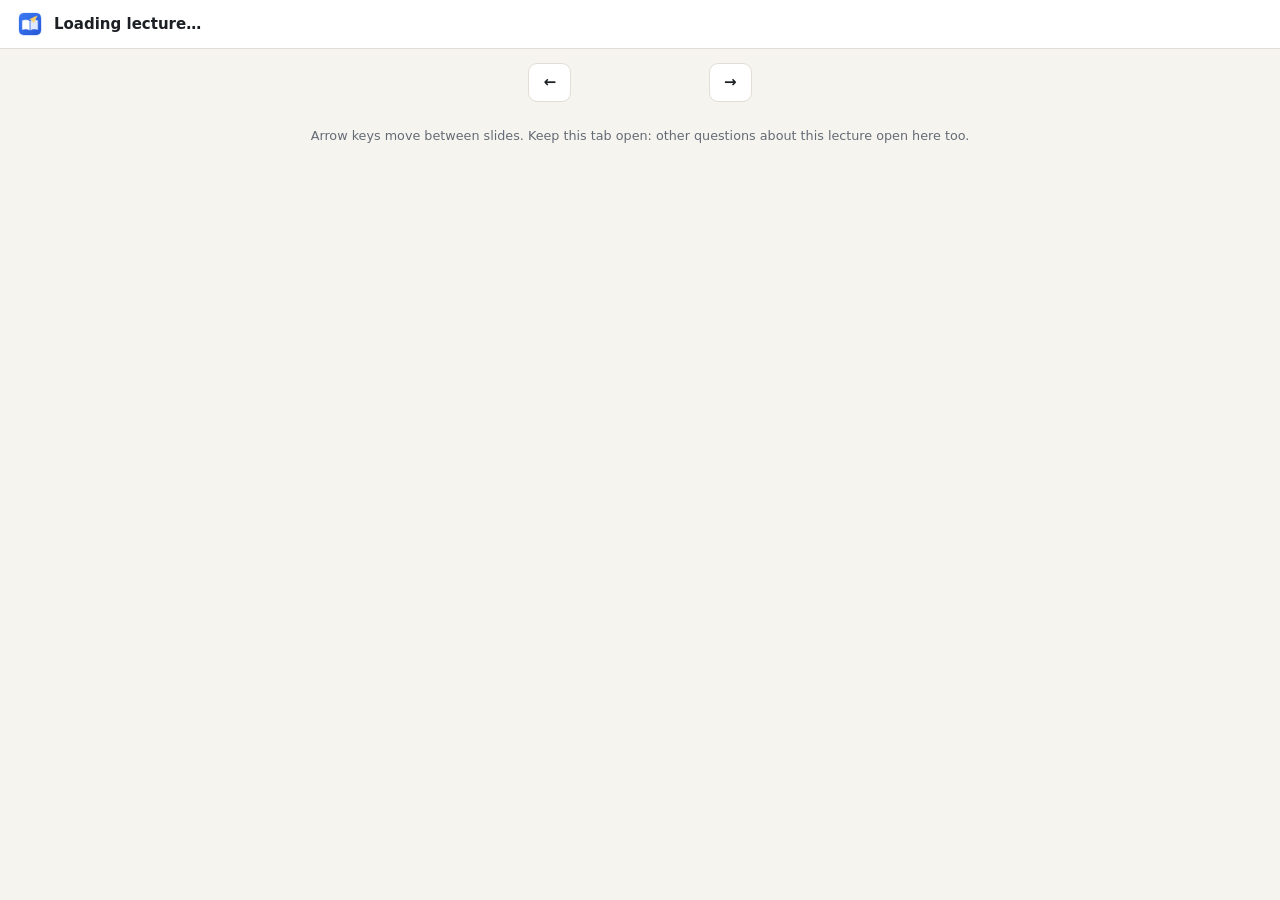
<file: viewer/slide.html>
<!doctype html>
<html lang="en">
<head>
<meta charset="utf-8">
<meta name="viewport" content="width=device-width, initial-scale=1">
<title>StudyPilot: lecture</title>
<link rel="icon" href="../icons/icon32.png">
<link rel="stylesheet" href="../vendor/katex/katex.min.css">
<link rel="stylesheet" href="slide.css">
<script src="../vendor/katex/katex.min.js"></script>
</head>
<body>
<header>
  <img src="../icons/icon32.png" alt="" width="24" height="24">
  <div class="grow"><b id="title">Loading lecture…</b><div id="sub" class="muted"></div></div>
  <a id="canvas" class="btn ghost" target="_blank" rel="noopener" hidden>Open in Canvas</a>
</header>
<div id="note" class="note" hidden></div>
<nav class="pager" aria-label="Slides">
  <button id="prev" class="btn" aria-label="Previous slide">&larr;</button>
  <span id="pos" aria-live="polite"></span>
  <button id="next" class="btn" aria-label="Next slide">&rarr;</button>
</nav>
<main id="stage" tabindex="-1"></main>
<p class="hint">Arrow keys move between slides. Keep this tab open: other questions about this lecture open here too.</p>
<script type="module" src="slide.js"></script>
</body>
</html>
</file>
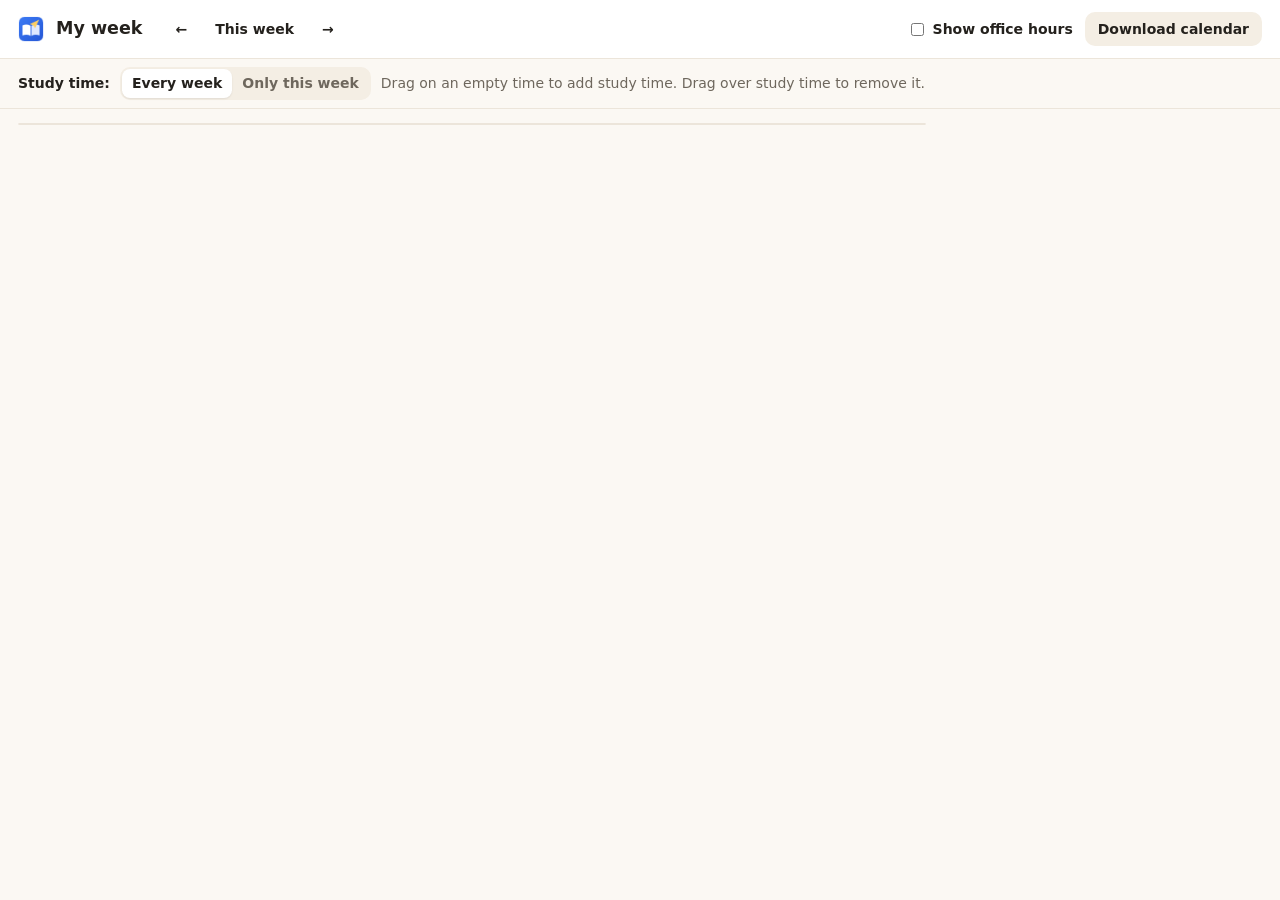
<file: week/week.html>
<!doctype html>
<html lang="en">
<head>
<meta charset="utf-8">
<meta name="viewport" content="width=device-width, initial-scale=1">
<title>My week · StudyPilot</title>
<link rel="icon" href="../icons/icon32.png">
<link rel="stylesheet" href="week.css">
</head>
<body>
<header class="top">
  <img src="../icons/icon32.png" alt="" width="26" height="26">
  <h1>My week</h1>
  <nav class="weeknav" aria-label="Week">
    <button id="prev" class="btn ghost" aria-label="Previous week">&larr;</button>
    <button id="today" class="btn ghost">This week</button>
    <button id="next" class="btn ghost" aria-label="Next week">&rarr;</button>
    <span id="range" aria-live="polite"></span>
  </nav>
  <span class="grow"></span>
  <label class="switch"><input type="checkbox" id="office"> <span>Show office hours</span></label>
  <button id="ics" class="btn soft">Download calendar</button>
</header>
<div class="paintbar" role="group" aria-label="Study time">
  <b>Study time:</b>
  <span class="seg" role="radiogroup" aria-label="Changes apply to">
    <button id="mode-week" role="radio" aria-checked="true">Every week</button>
    <button id="mode-once" role="radio" aria-checked="false">Only this week</button>
  </span>
  <span class="muted">Drag on an empty time to add study time. Drag over study time to remove it.</span>
</div>
<div class="layout">
  <main id="grid" aria-label="Week calendar"></main>
  <aside id="side" aria-label="Courses and class times"></aside>
</div>
<div id="pop" class="pop" role="dialog" aria-modal="false" hidden></div>
<div id="toast" class="toast" role="status" aria-live="polite" hidden></div>
<script type="module" src="week.js"></script>
</body>
</html>
</file>
<file: grades/grade-ledger.css>
/* Grade Ledger — all rules are scoped to .grade-ledger so the widget can sit inside another page.
   Theme: follows the OS light/dark setting. Force one with data-theme="light" or "dark"
   on the .grade-ledger element (or on <html>). */
.grade-ledger{
  --paper:#f3f5f7; --sheet:#ffffff; --ink:#1d2733; --muted:#5d6b7a; --rule:#d7dee6;
  --pen:#b3261e; --pen-soft:#fbe9e7; --ok:#1e7a4c; --field:#ffffff;
  --sans:"IBM Plex Sans",system-ui,-apple-system,"Segoe UI",sans-serif;
  --mono:"IBM Plex Mono",ui-monospace,"SFMono-Regular",Menlo,monospace;
}
@media (prefers-color-scheme: dark){
  :root:not([data-theme="light"]) .grade-ledger:not([data-theme="light"]){
  --paper:#12171d; --sheet:#1a2129; --ink:#e3e9ef; --muted:#93a1b0; --rule:#2c3640;
  --pen:#ff8a80; --pen-soft:#3a1f1f; --ok:#6fd3a0; --field:#141a20; color-scheme:dark}
}
:root[data-theme="dark"] .grade-ledger,.grade-ledger[data-theme="dark"]{
  --paper:#12171d; --sheet:#1a2129; --ink:#e3e9ef; --muted:#93a1b0; --rule:#2c3640;
  --pen:#ff8a80; --pen-soft:#3a1f1f; --ok:#6fd3a0; --field:#141a20; color-scheme:dark}
.grade-ledger{box-sizing:border-box}
.grade-ledger{background:var(--paper);color:var(--ink);font-family:var(--sans);font-size:15px;line-height:1.5}
.grade-ledger .wrap{max-width:820px;margin:0 auto;padding-block:28px 56px;padding-left:max(16px,env(safe-area-inset-left,0px));padding-right:max(16px,env(safe-area-inset-right,0px));display:flex;flex-direction:column;gap:22px}
.grade-ledger h1{font-size:1.75rem;margin:0;letter-spacing:-.01em;text-wrap:balance}
.grade-ledger h2{font-size:1.1rem;margin:0;text-wrap:balance}
.grade-ledger .lede{color:var(--muted);margin:4px 0 0}
.grade-ledger .sheet{background:var(--sheet);border:1px solid var(--rule);border-radius:10px;padding:20px;display:flex;flex-direction:column;gap:16px}
.grade-ledger .label{font-size:.72rem;text-transform:uppercase;letter-spacing:.08em;color:var(--muted);font-weight:600}
.grade-ledger .row{display:flex;flex-wrap:wrap;gap:12px;align-items:center}
.grade-ledger .seg{display:inline-flex;border:1px solid var(--rule);border-radius:8px;overflow:hidden}
.grade-ledger .seg button{border:0;background:transparent;color:var(--ink);padding:7px 14px;font:inherit;font-size:.9rem;cursor:pointer}
.grade-ledger .seg button+button{border-left:1px solid var(--rule)}
.grade-ledger .seg button[aria-pressed="true"]{background:var(--ink);color:var(--sheet)}
.grade-ledger .tablewrap{overflow-x:auto}
.grade-ledger table{width:100%;border-collapse:collapse;min-width:460px}
.grade-ledger th{text-align:left;font-size:.72rem;text-transform:uppercase;letter-spacing:.07em;color:var(--muted);font-weight:600;padding:6px 6px;border-bottom:1px solid var(--rule)}
.grade-ledger td{padding:5px 6px;border-bottom:1px dashed var(--rule)}
.grade-ledger tfoot td{border-bottom:0;font-family:var(--mono);font-weight:600;padding-top:10px}
.grade-ledger input,.grade-ledger select{font:inherit;font-size:.95rem;color:var(--ink);background:var(--field);border:1px solid var(--rule);border-radius:6px;padding:6px 8px;width:100%;box-sizing:border-box}
.grade-ledger input[type=number]{font-family:var(--mono);font-variant-numeric:tabular-nums}
.grade-ledger input:focus,.grade-ledger select:focus,.grade-ledger button:focus-visible{outline:2px solid var(--pen);outline-offset:1px}
.grade-ledger .x{border:0;background:none;color:var(--muted);cursor:pointer;font-size:1.1rem;padding:4px 8px}
.grade-ledger .x:hover{color:var(--pen)}
.grade-ledger .btn{font:inherit;font-weight:600;font-size:.92rem;border-radius:7px;padding:8px 16px;cursor:pointer;border:1px solid var(--rule);background:var(--sheet);color:var(--ink)}
.grade-ledger .btn.primary{background:var(--pen);border-color:var(--pen);color:#fff}
.grade-ledger .btn:disabled{opacity:.5;cursor:not-allowed}
.grade-ledger .small{width:auto;max-width:110px}
.grade-ledger .inline{display:flex;align-items:center;gap:8px;flex-wrap:wrap}
.grade-ledger .results{display:grid;grid-template-columns:repeat(3,minmax(0,1fr));gap:12px}
@media (max-width:560px){.grade-ledger .results{grid-template-columns:1fr}}
.grade-ledger .res{border-top:3px solid var(--rule);padding-top:8px;min-width:0}
.grade-ledger .res.main{border-top-color:var(--pen)}
.grade-ledger .big{font-family:var(--mono);font-size:1.7rem;font-weight:600;font-variant-numeric:tabular-nums}
.grade-ledger .grade-chip{display:inline-block;margin-left:8px;font-family:var(--sans);font-size:1rem;color:var(--pen);border:2px solid var(--pen);border-radius:999px;padding:0 10px;vertical-align:middle;transform:rotate(-4deg)}
.grade-ledger .work{font-family:var(--mono);font-size:.82rem;color:var(--muted);word-break:break-word}
.grade-ledger .note{font-size:.85rem;color:var(--muted)}
.grade-ledger .warn{color:var(--pen)}
.grade-ledger .saved{list-style:none;margin:0;padding:0;display:flex;flex-direction:column}
.grade-ledger .saved li{display:grid;grid-template-columns:minmax(0,1fr) auto;gap:10px;align-items:center;padding:10px 0;border-bottom:1px solid var(--rule)}
.grade-ledger .saved .t{font-weight:600;overflow-wrap:anywhere}
.grade-ledger .saved .m{font-size:.82rem;color:var(--muted)}
.grade-ledger .saved .acts{display:flex;gap:6px;flex-wrap:wrap;justify-content:flex-end}
.grade-ledger .saved .acts .btn{padding:5px 10px;font-size:.82rem}
.grade-ledger .btn.danger{color:var(--pen);border-color:var(--pen)}
.grade-ledger .empty{color:var(--muted);font-size:.9rem;padding:8px 0}
.grade-ledger .toast{font-size:.85rem;color:var(--ok);min-height:1.2em}
.grade-ledger .remain{display:flex;flex-direction:column;gap:12px;border-top:1px solid var(--rule);padding-top:14px}
.grade-ledger .bar{display:flex;height:22px;border-radius:6px;overflow:hidden;border:1px solid var(--rule);background:var(--field)}
.grade-ledger .bar span{display:block;min-width:2px;border-right:2px solid var(--sheet)}
.grade-ledger .bar span:last-child{border-right:0}
.grade-ledger .bar .done{background:var(--ink)}
.grade-ledger .bar .todo{background:var(--pen)}
.grade-ledger .bar .todo:nth-child(even){background:color-mix(in srgb,var(--pen) 65%,var(--sheet))}
.grade-ledger .bar .free{background:repeating-linear-gradient(45deg,var(--rule) 0 4px,transparent 4px 8px)}
.grade-ledger .legend{list-style:none;margin:0;padding:0;display:flex;flex-direction:column}
.grade-ledger .legend li{display:grid;grid-template-columns:14px minmax(0,1fr) auto auto;gap:10px;align-items:center;padding:6px 0;border-bottom:1px dashed var(--rule);font-size:.9rem}
.grade-ledger .legend .sw{width:12px;height:12px;border-radius:3px}
.grade-ledger .legend .nm{overflow-wrap:anywhere}
.grade-ledger .legend .wt,.grade-ledger .legend .nd{font-family:var(--mono);font-variant-numeric:tabular-nums;text-align:right}
.grade-ledger .legend .wt{color:var(--muted)}
.grade-ledger .legend .nd{min-width:7ch}
.grade-ledger .range{display:grid;grid-template-columns:repeat(3,minmax(0,1fr));gap:12px}
@media (max-width:560px){.grade-ledger .range{grid-template-columns:1fr}}
.grade-ledger .mid{font-family:var(--mono);font-size:1.2rem;font-weight:600;font-variant-numeric:tabular-nums}
.grade-ledger .mono{font-family:var(--mono)}
.grade-ledger .hdr{display:flex;justify-content:space-between;align-items:baseline;gap:12px;flex-wrap:wrap}
@media (prefers-reduced-motion:reduce){.grade-ledger *{transition:none!important}}
@media (prefers-color-scheme: dark){:root:not([data-theme="light"]) .grade-ledger:not([data-theme="light"]) .btn.primary{color:#1a0d0c}}
:root[data-theme="dark"] .grade-ledger .btn.primary,.grade-ledger[data-theme="dark"] .btn.primary{color:#1a0d0c}
</file>
<file: grades/ledger-host.css>
/* Fit the ledger into StudyPilot's narrow side panel without touching grade-ledger.css. */
html, body { margin: 0; background: transparent; }
body { font-size: 14px; }
.grade-ledger { background: transparent; }
.grade-ledger .wrap { padding: 0 !important; max-width: none !important; gap: 12px !important; }
.grade-ledger header { display: none; }
.grade-ledger .sheet { padding: 14px !important; }
.grade-ledger .tablewrap { overflow-x: auto; }
/* Narrow panel: fixed columns so name, grade, weight and remove all fit */
html.compact .grade-ledger { font-size: 14px; }
html.compact .grade-ledger table { table-layout: fixed; width: 100%; min-width: 0; }
html.compact .grade-ledger th:nth-child(1) { width: 40%; }
html.compact .grade-ledger th:nth-child(2), html.compact .grade-ledger th:nth-child(3) { width: 25%; }
html.compact .grade-ledger th:nth-child(4) { width: 10%; }
html.compact .grade-ledger th, html.compact .grade-ledger td { padding-left: 3px; padding-right: 3px; }
html.compact .grade-ledger th { font-size: .62rem; letter-spacing: .04em; white-space: nowrap; overflow: hidden; text-overflow: ellipsis; }
html.compact .grade-ledger td input, html.compact .grade-ledger td select { padding: 5px 6px; }
html.compact .grade-ledger .x { padding: 4px 2px; }
html.compact .grade-ledger tfoot td { white-space: normal; font-size: .9em; }
html.compact .grade-ledger .row { flex-wrap: wrap; }
</file>
<file: sidepanel/sidepanel.css>
:root {
  --bg: #fbf8f3; --card: #ffffff; --ink: #24211d; --muted: #6e675d; --line: #ece5da; --soft: #f4eee4;
  --accent: #2f6fed; --accent-2: #e3ebfd; --accent-ink: #ffffff;
  --good: #1f7a4a; --good-bg: #e3f3ea; --warn: #a15c00; --warn-bg: #fff1dc; --bad: #b42318; --bad-bg: #fde8e6; --info-bg: #e9efff; --info: #3048b8;
  --focus: #2f6fed; --radius: 14px; --scale: 1;
  --font: "Nunito", system-ui, -apple-system, "Segoe UI", sans-serif;
  color-scheme: light;
}
@media (prefers-color-scheme: dark) {
  :root:not(.light) {
    --bg: #171614; --card: #211f1c; --ink: #f1ece4; --muted: #a9a196; --line: #353129; --soft: #2a2723;
    --accent: #7aa7ff; --accent-2: #1e2a44; --accent-ink: #0d1424;
    --good: #6fd19b; --good-bg: #1c3226; --warn: #ffbf66; --warn-bg: #3a2c16; --bad: #ff8f80; --bad-bg: #3c1f1b; --info-bg: #212a45; --info: #9db0ff;
    --focus: #8fb0ff; color-scheme: dark;
  }
}
/* Accessibility modes (set as classes on <html>) */
html.size-large { --scale: 1.15; } html.size-xl { --scale: 1.3; }
html.readable { --font: "Atkinson Hyperlegible", system-ui, sans-serif; letter-spacing: .02em; word-spacing: .06em; }
html.readable body { line-height: 1.7; }
html.contrast { --ink: #000; --muted: #2b2b2b; --line: #000; --card: #fff; --bg: #fff; --soft: #f0f0f0; --accent: #b02e00; --focus: #0040ff; }
@media (prefers-color-scheme: dark) { html.contrast:not(.light) { --ink: #fff; --muted: #e6e6e6; --line: #fff; --card: #000; --bg: #000; --soft: #1a1a1a; --accent: #ff9a6b; --accent-ink: #000; --focus: #ffd400; } }
html.contrast .card, html.contrast button, html.contrast input, html.contrast select, html.contrast textarea { border-width: 2px !important; }
html.reduce-motion *, html.reduce-motion *::before, html.reduce-motion *::after { animation: none !important; transition: none !important; }
@media (prefers-reduced-motion: reduce) { * { animation: none !important; transition: none !important; } }

* { box-sizing: border-box; }
html, body { margin: 0; }
html { background: var(--bg); }
body { background: var(--bg); color: var(--ink); font-family: var(--font); font-size: calc(14px * var(--scale)); line-height: 1.5; }
:focus-visible { outline: 3px solid var(--focus); outline-offset: 2px; border-radius: 8px; }
.hidden { display: none !important; }
.sr-only { position: absolute; width: 1px; height: 1px; overflow: hidden; clip: rect(0 0 0 0); }

/* Header + tabs */
.top { display: flex; align-items: center; justify-content: space-between; padding: 12px 14px 6px; }
.brand { font-weight: 800; font-size: 1.15em; display: flex; align-items: center; gap: 6px; }
.logo { display: grid; place-items: center; width: 30px; height: 30px; border-radius: 9px; background: var(--accent-2); font-size: 17px; }
.ghost { background: none; border: 0; color: var(--muted); font-size: 1.3em; width: 36px; height: 36px; border-radius: 10px; cursor: pointer; }
.ghost:hover { background: var(--soft); }
.ghost.spinning span { display: inline-block; animation: spin .8s linear infinite; }
@keyframes spin { to { transform: rotate(360deg); } }
.tabs { display: flex; gap: 2px; padding: 4px 8px 8px; border-bottom: 1px solid var(--line); position: sticky; top: 0; background: var(--bg); z-index: 5; }
.tabs [role=tab] { flex: 1; display: flex; flex-direction: column; align-items: center; gap: 1px; border: 0; background: none; color: var(--muted);
  font: 700 0.72em var(--font); padding: 6px 1px; min-width: 0; border-radius: 10px; cursor: pointer; }
.tabs [role=tab] span { font-size: 1.35em; line-height: 1.2; }
.tabs [role=tab][aria-selected=true] { background: var(--card); color: var(--ink); box-shadow: 0 1px 3px rgba(0,0,0,.08); }
main { padding: 12px 12px 40px; }

/* Building blocks */
h2 { font-size: 1.25em; margin: 4px 0 10px; } h3 { font-size: 1em; margin: 0 0 6px; }
.card { background: var(--card); border: 1px solid var(--line); border-radius: var(--radius); padding: 14px; margin-bottom: 12px; }
.muted { color: var(--muted); font-size: .9em; }
.row { display: flex; gap: 8px; align-items: center; } .row > .grow { flex: 1; }
.stack > * + * { margin-top: 8px; }
button.btn { display: inline-flex; align-items: center; justify-content: center; gap: 6px; border: 1px solid transparent; border-radius: 12px; cursor: pointer;
  font: 800 1em var(--font); padding: 10px 14px; background: var(--accent); color: var(--accent-ink); min-height: 42px; }
button.btn:hover { filter: brightness(1.05); }
button.btn.secondary { background: var(--card); color: var(--ink); border-color: var(--line); }
button.btn.soft { background: var(--soft); color: var(--ink); }
button.btn.small { padding: 6px 10px; min-height: 32px; font-size: .88em; border-radius: 10px; }
button.btn.block { width: 100%; }
button:disabled { opacity: .55; cursor: progress; }
label.field, div.field { display: block; font-weight: 700; font-size: .92em; margin: 12px 0 6px; }
input[type=text], input[type=url], input[type=password], input[type=number], input[type=time], select, textarea {
  width: 100%; padding: 9px 11px; border: 1px solid var(--line); border-radius: 10px; background: var(--card); color: var(--ink); font: 1em var(--font); }
textarea { resize: vertical; }
.hint { font-size: .85em; color: var(--muted); margin-top: 4px; }

/* Toggle switch */
.switch { display: flex; align-items: center; justify-content: space-between; gap: 12px; padding: 10px 0; border-top: 1px solid var(--line); cursor: pointer; }
.switch:first-of-type { border-top: 0; }
.switch b { display: block; font-size: .98em; } .switch small { color: var(--muted); font-size: .85em; }
.switch input { appearance: none; width: 42px; height: 24px; border-radius: 99px; background: var(--line); position: relative; flex: none; cursor: pointer; transition: background .15s; }
.switch input::after { content: ""; position: absolute; top: 3px; left: 3px; width: 18px; height: 18px; border-radius: 50%; background: #fff; box-shadow: 0 1px 2px rgba(0,0,0,.3); transition: left .15s; }
.switch input:checked { background: var(--accent); } .switch input:checked::after { left: 21px; }

/* Segmented control */
.seg { display: flex; background: var(--soft); border-radius: 12px; padding: 3px; gap: 2px; }
.seg button { flex: 1; border: 0; background: none; color: var(--muted); font: 700 .9em var(--font); padding: 7px 4px; border-radius: 9px; cursor: pointer; }
.seg button[aria-pressed=true] { background: var(--card); color: var(--ink); box-shadow: 0 1px 2px rgba(0,0,0,.08); }

/* Home */
.hello { font-size: 1.35em; font-weight: 800; margin: 2px 0 2px; }
.stats { display: grid; grid-template-columns: repeat(3, 1fr); gap: 8px; margin: 12px 0; }
.stat { border-radius: 12px; padding: 10px; text-align: center; }
.stat b { display: block; font-size: 1.5em; line-height: 1.1; } .stat span { font-size: .8em; font-weight: 700; }
.stat.red { background: var(--bad-bg); color: var(--bad); } .stat.amber { background: var(--warn-bg); color: var(--warn); } .stat.green { background: var(--good-bg); color: var(--good); }
.quick { display: grid; grid-template-columns: 1fr 1fr; gap: 8px; margin-bottom: 12px; }
.qa { text-align: left; border: 1px solid var(--line); background: var(--card); border-radius: 14px; padding: 12px; cursor: pointer; color: var(--ink); font: inherit; }
.qa:hover { border-color: var(--accent); }
.qa .ico { font-size: 1.5em; } .qa b { display: block; margin-top: 4px; } .qa small { color: var(--muted); font-size: .82em; }

/* Lists */
.item { display: flex; gap: 10px; align-items: center; padding: 10px 0; border-top: 1px solid var(--line); }
.item:first-child { border-top: 0; }
.item .main { flex: 1; min-width: 0; }
.item .name { font-weight: 700; color: var(--ink); text-decoration: none; display: block; overflow: hidden; text-overflow: ellipsis; white-space: nowrap; }
a.name:hover { text-decoration: underline; }
.meta { font-size: .82em; color: var(--muted); }
a.name, .lec a.name { color: var(--ink); font-weight: 700; text-decoration: none; display: block; overflow: hidden; text-overflow: ellipsis; white-space: nowrap; }
.pill { display: inline-block; font-size: .75em; font-weight: 800; padding: 2px 8px; border-radius: 99px; background: var(--soft); color: var(--muted); white-space: nowrap; }
.pill.late, .pill.now { background: var(--bad-bg); color: var(--bad); } .pill.soon { background: var(--warn-bg); color: var(--warn); }
.pill.week { background: var(--good-bg); color: var(--good); } .pill.new { background: var(--accent); color: var(--accent-ink); } .pill.quiz { background: var(--info-bg); color: var(--info); }
.dot { width: 9px; height: 9px; border-radius: 50%; flex: none; background: var(--muted); }
.empty { text-align: center; padding: 22px 10px; color: var(--muted); }
.empty .big { font-size: 2em; display: block; margin-bottom: 4px; }

/* Lectures */
.lec { border: 1px solid var(--line); border-radius: 12px; padding: 10px 12px; margin-bottom: 8px; background: var(--card); }
.lec.new { border-color: var(--accent); }
.lec .top-line { display: flex; gap: 8px; align-items: flex-start; }
.lec .icon { font-size: 1.3em; line-height: 1.2; }
.lec .acts { display: flex; gap: 6px; margin-top: 8px; }
.lec .acts button { flex: 1; }
.group-title { font-size: .8em; font-weight: 800; text-transform: uppercase; letter-spacing: .05em; color: var(--muted); margin: 16px 2px 8px; display: flex; justify-content: space-between; align-items: center; }
.group-title button { text-transform: none; letter-spacing: 0; }

/* Export */
.step { display: flex; align-items: center; gap: 8px; margin-bottom: 8px; }
.step .num { width: 24px; height: 24px; border-radius: 50%; background: var(--accent); color: var(--accent-ink); display: grid; place-items: center; font-weight: 800; font-size: .85em; flex: none; }
.checks label { display: flex; align-items: center; gap: 10px; padding: 9px 4px; border-top: 1px solid var(--line); cursor: pointer; }
.checks label:first-child { border-top: 0; }
.checks input[type=checkbox] { width: 19px; height: 19px; accent-color: var(--accent); flex: none; }
.checks .grow { flex: 1; } .checks small { color: var(--muted); }
.note { font-size: .85em; background: var(--info-bg); color: var(--info); border-radius: 10px; padding: 8px 10px; margin-top: 8px; }
.actions { display: flex; gap: 8px; margin-top: 12px; } .actions > * { flex: 1; }

/* Progress + toast */
.progress { padding: 8px 14px; background: var(--card); border-bottom: 1px solid var(--line); }
.progress .bar { height: 6px; background: var(--soft); border-radius: 99px; overflow: hidden; }
.progress .fill { height: 100%; width: 30%; background: var(--accent); border-radius: 99px; transition: width .25s; }
.progress.indeterminate .fill { width: 35%; animation: indet 1.1s ease-in-out infinite; }
@keyframes indet { 0% { margin-left: -35%; } 100% { margin-left: 100%; } }
.progress .label { font-size: .82em; color: var(--muted); margin-top: 4px; }
.toast { visibility: hidden; position: fixed; left: 12px; right: 12px; bottom: 12px; background: var(--ink); color: var(--bg); padding: 12px 14px; border-radius: 12px; font-weight: 700;
  transform: translateY(150%); transition: transform .2s; z-index: 20; box-shadow: 0 8px 24px rgba(0,0,0,.25); }
.toast.show { transform: none; visibility: visible; }
.toast.error { background: var(--bad); color: #fff; }

/* Onboarding */
.welcome { text-align: center; padding: 18px 8px; }
.welcome .big { font-size: 3em; }
.steps-list { text-align: left; counter-reset: s; list-style: none; padding: 0; margin: 14px 0; }
.steps-list li { counter-increment: s; display: flex; gap: 10px; margin: 10px 0; }
.steps-list li::before { content: counter(s); width: 24px; height: 24px; border-radius: 50%; background: var(--accent-2); color: var(--accent); display: grid; place-items: center; font-weight: 800; flex: none; }
details.adv summary { cursor: pointer; font-weight: 700; font-size: .9em; color: var(--muted); padding: 6px 0; }
.planlist .item { align-items: flex-start; }

/* Canvas look */
.swatches { display: flex; flex-wrap: wrap; gap: 6px; }
.sw-btn { width: 28px; height: 28px; border-radius: 50%; border: 2px solid var(--card); box-shadow: 0 0 0 1px var(--line); cursor: pointer; padding: 0; font: 700 13px var(--font); color: var(--muted); background: var(--soft); position: relative; display: grid; place-items: center; }
.sw-btn.on { box-shadow: 0 0 0 2px var(--ink); }
.sw-btn.custom input { position: absolute; inset: 0; opacity: 0; cursor: pointer; width: 100%; height: 100%; }
.course-color input[type=color], .sw-btn.custom input { border: 0; padding: 0; }
.course-color { display: flex; align-items: center; gap: 10px; padding: 7px 2px; border-top: 1px solid var(--line); cursor: pointer; }
.course-color:first-child { border-top: 0; }
.course-color input[type=color] { width: 28px; height: 28px; border-radius: 8px; background: none; cursor: pointer; flex: none; }
.look-preview { display: flex; border-radius: 12px; overflow: hidden; border: 1px solid var(--line); margin: 6px 0 4px; min-height: 150px; }
.lp-nav { width: 26px; display: flex; flex-direction: column; align-items: center; gap: 8px; padding-top: 12px; }
.lp-nav span { width: 12px; height: 12px; border-radius: 4px; background: rgba(255,255,255,.55); }
.lp-main { flex: 1; display: flex; gap: 10px; padding: 12px; align-items: flex-start; }
.lp-card { width: 150px; overflow: hidden; box-shadow: 0 1px 3px rgba(0,0,0,.18); flex: none; }
.lp-body { padding: 7px 9px 9px; }
.lp-title { font-size: 10px; font-weight: 800; letter-spacing: .02em; white-space: nowrap; overflow: hidden; text-overflow: ellipsis; }
.lp-sub { font-size: 10px; margin-top: 2px; }
.lp-chips { display: flex; flex-wrap: wrap; gap: 4px; margin-top: 6px; }
.lp-chip { font-size: 9px; font-weight: 800; padding: 2px 6px; border-radius: 99px; background: #f1f3f6; color: #2b3038; display: inline-flex; gap: 4px; align-items: center; }
.lp-chip i { width: 6px; height: 6px; border-radius: 50%; display: inline-block; }
.lp-chip.due { background: #fff3e3; color: #8a4b08; }
.lp-side { display: flex; flex-direction: column; gap: 8px; padding-top: 4px; }
.lp-link { font-size: 11px; font-weight: 700; text-decoration: underline; }
.lp-btn { font-size: 11px; font-weight: 800; color: #fff; padding: 5px 10px; border-radius: 6px; text-align: center; }

/* Scrollbars in the side panel */
::-webkit-scrollbar { width: 10px; height: 10px; }
::-webkit-scrollbar-track { background: var(--bg); }
::-webkit-scrollbar-thumb { background: color-mix(in srgb, var(--muted) 45%, var(--bg)); border-radius: 99px; border: 3px solid transparent; background-clip: padding-box; }
:root[data-look="liquid-dark"]:not(.contrast) { background: #0b0f1a; }
:root[data-look="liquid-dark"]:not(.contrast) ::-webkit-scrollbar-track { background: #0b0f1a; }
:root[data-look="liquid-dark"]:not(.contrast) ::-webkit-scrollbar-thumb { background: #39425e; background-clip: padding-box; }
::-webkit-scrollbar-thumb:hover { background: color-mix(in srgb, var(--accent) 75%, transparent); background-clip: padding-box; }
::-webkit-scrollbar-corner { background: transparent; }

.lp-card.liquid { position: relative; -webkit-backdrop-filter: blur(14px) saturate(180%); backdrop-filter: blur(14px) saturate(180%);
  border: 1px solid rgba(255,255,255,.7); box-shadow: 0 8px 22px -8px rgba(30,40,90,.25), inset 0 1px 0 rgba(255,255,255,.9); }
.course-color.is-none input[type=color] { opacity: .35; }

/* ---------- Icons ---------- */
.ico { display: inline-block; vertical-align: -3px; flex: none; }
button .ico { margin-right: 2px; }
.tabs [role=tab] span[data-icon] { display: grid; place-items: center; height: 22px; }
.logo { color: var(--accent); }
.logo .ico { vertical-align: 0; }
.ghost .ico { vertical-align: -4px; }
.ghost.spinning .ico { animation: spin .8s linear infinite; }
.qa .ico { color: var(--accent); }
.empty .big { display: grid; place-items: center; color: var(--muted); margin-bottom: 6px; }
.welcome .big { display: grid; place-items: center; color: var(--accent); }
.lec .icon { color: var(--muted); padding-top: 1px; }

/* ---------- Boxed section headers ---------- */
.card > :is(h2, h3):first-child,
.card > .step:first-child,
.card > .between:first-child,
.card > .row:first-child:has(> .grow > h3) {
  margin: -14px -14px 12px; padding: 11px 14px; background: var(--soft);
  border-bottom: 1px solid var(--line); border-radius: var(--radius) var(--radius) 0 0;
  font-size: 1em; font-weight: 800; letter-spacing: .01em;
}
.card > .step:first-child h3, .card > .between:first-child h2, .card > .between:first-child h3 { font-size: 1em; margin: 0; }
.card > :is(h2, h3):first-child + p, .card > :is(h2, h3):first-child + .muted { margin-top: 0 !important; }
.card { overflow: hidden; }

/* ---------- The panel follows "Canvas look" ---------- */
:root[data-look="dark"]:not(.contrast) {
  --bg: #17181a; --card: #202124; --ink: #ecedef; --muted: #a2a5ab; --line: #303236; --soft: #28292d;
  --accent-2: color-mix(in srgb, var(--accent) 22%, #202124); --accent-ink: #fff;
  --good: #6fd19b; --good-bg: #1c3226; --warn: #ffbf66; --warn-bg: #3a2c16; --bad: #ff8f80; --bad-bg: #3c1f1b; --info-bg: #212a45; --info: #9db0ff;
  --focus: #8fb0ff; color-scheme: dark;
}
:root[data-look="midnight"]:not(.contrast) {
  --bg: #050506; --card: #0f1012; --ink: #f1f2f4; --muted: #9a9da3; --line: #222429; --soft: #17181b;
  --accent-2: color-mix(in srgb, var(--accent) 22%, #0f1012); --accent-ink: #fff;
  --good: #6fd19b; --good-bg: #13261c; --warn: #ffbf66; --warn-bg: #2e2310; --bad: #ff8f80; --bad-bg: #2e1714; --info-bg: #19203a; --info: #9db0ff;
  --focus: #8fb0ff; color-scheme: dark;
}
:root[data-look="dim"]:not(.contrast) {
  --bg: #2a2b2e; --card: #333438; --ink: #e9eaec; --muted: #b0b3b8; --line: #44464b; --soft: #3a3b40;
  --accent-2: color-mix(in srgb, var(--accent) 22%, #333438); --accent-ink: #fff;
  --good: #7fd8a5; --good-bg: #2a3d32; --warn: #ffc46b; --warn-bg: #45391f; --bad: #ff9b8f; --bad-bg: #4a2b27; --info-bg: #2d3552; --info: #a9b6ff;
  --focus: #a9c1ff; color-scheme: dark;
}
:root[data-look="paper"]:not(.contrast) {
  --bg: #f6f0e4; --card: #fffaf0; --ink: #2e2a24; --muted: #74695a; --line: #e6dccb; --soft: #f1e8d8; --accent-2: color-mix(in srgb, var(--accent) 16%, #fffaf0);
  color-scheme: light;
}
:root[data-look="liquid"]:not(.contrast) {
  --bg: #eef3fa; --card: rgba(255,255,255,.5); --ink: #1d2433; --muted: #5d6679; --line: rgba(255,255,255,.75); --soft: rgba(255,255,255,.55);
  --accent-2: color-mix(in srgb, var(--accent) 16%, #fff); color-scheme: light;
}
:root[data-look="liquid"]:not(.contrast) body {
  background:
    radial-gradient(420px 300px at 0% -5%, #bfe0ff 0%, rgba(191,224,255,0) 70%),
    radial-gradient(380px 300px at 100% 10%, #ffd6ea 0%, rgba(255,214,234,0) 65%),
    radial-gradient(460px 340px at 50% 105%, #d3fbe6 0%, rgba(211,251,230,0) 70%),
    linear-gradient(180deg, #eef3fa, #f4f1fb) fixed;
}
:root[data-look="liquid"]:not(.contrast) :is(.card, .lec, .qa, .tabs, .progress) {
  -webkit-backdrop-filter: blur(22px) saturate(180%); backdrop-filter: blur(22px) saturate(180%);
  box-shadow: 0 10px 30px -12px rgba(30,40,90,.22), inset 0 1px 0 rgba(255,255,255,.9);
}
:root[data-look="liquid"]:not(.contrast) .tabs { background: rgba(255,255,255,.35); border-bottom-color: rgba(255,255,255,.7); }
:root[data-look="liquid"]:not(.contrast) .lec, :root[data-look="liquid"]:not(.contrast) .qa { background: rgba(255,255,255,.45); border-color: rgba(255,255,255,.75); }
:root[data-look="liquid"]:not(.contrast) .card > :is(h2, h3):first-child,
:root[data-look="liquid"]:not(.contrast) .card > .step:first-child,
:root[data-look="liquid"]:not(.contrast) .card > .between:first-child { background: rgba(255,255,255,.45); }
:root[data-look="liquid"]:not(.contrast) .tabs [role=tab][aria-selected=true],
:root[data-look="liquid"]:not(.contrast) .seg button[aria-pressed=true] { background: rgba(255,255,255,.85); }
.switch input { background: color-mix(in srgb, var(--muted) 32%, transparent); }
.switch input:checked { background: var(--accent); }
.card > :is(h2, h3):first-child + .item { border-top: 0; }

.seg.wrap { flex-wrap: wrap; }
.seg.wrap button { flex: 1 0 22%; }
.lp-card.liquid.dark { border-color: rgba(255,255,255,.14); box-shadow: 0 10px 26px -10px rgba(0,0,0,.6), inset 0 1px 0 rgba(255,255,255,.16); }

:root[data-look="liquid-dark"]:not(.contrast) {
  --bg: #0b0f1a; --card: rgba(22,27,42,.6); --ink: #eef1f7; --muted: #a5adbd; --line: rgba(255,255,255,.1); --soft: rgba(255,255,255,.06);
  --accent-2: color-mix(in srgb, var(--accent) 24%, #161b2a); --accent-ink: #fff;
  --good: #7fd8a5; --good-bg: rgba(46,160,100,.18); --warn: #ffc46b; --warn-bg: rgba(255,170,50,.16); --bad: #ff9b8f; --bad-bg: rgba(255,90,70,.16); --info-bg: rgba(120,140,255,.16); --info: #b3c0ff;
  --focus: #9db8ff; color-scheme: dark;
}
:root[data-look="liquid-dark"]:not(.contrast) body {
  background:
    radial-gradient(420px 300px at 0% -5%, #14244a 0%, rgba(20,36,74,0) 70%),
    radial-gradient(380px 300px at 100% 10%, #3a1840 0%, rgba(58,24,64,0) 65%),
    radial-gradient(460px 340px at 50% 105%, #0e3a34 0%, rgba(14,58,52,0) 70%),
    linear-gradient(180deg, #0b0f1a, #0d0f1c) fixed;
}
:root[data-look="liquid-dark"]:not(.contrast) :is(.card, .lec, .qa, .tabs, .progress) {
  -webkit-backdrop-filter: blur(22px) saturate(170%); backdrop-filter: blur(22px) saturate(170%);
  box-shadow: 0 14px 34px -14px rgba(0,0,0,.65), inset 0 1px 0 rgba(255,255,255,.12);
}
:root[data-look="liquid-dark"]:not(.contrast) .tabs { background: rgba(10,14,24,.45); border-bottom-color: rgba(255,255,255,.08); }
:root[data-look="liquid-dark"]:not(.contrast) .lec, :root[data-look="liquid-dark"]:not(.contrast) .qa { background: rgba(22,27,42,.55); border-color: rgba(255,255,255,.1); }
:root[data-look="liquid-dark"]:not(.contrast) .tabs [role=tab][aria-selected=true],
:root[data-look="liquid-dark"]:not(.contrast) .seg button[aria-pressed=true] { background: rgba(255,255,255,.14); color: var(--ink); }
:root[data-look="liquid-dark"]:not(.contrast) input:not([type=checkbox]):not([type=radio]):not([type=range]):not([type=color]), :root[data-look="liquid-dark"]:not(.contrast) select, :root[data-look="liquid-dark"]:not(.contrast) textarea { background: rgba(255,255,255,.06); }

/* Preview: mini Due soon card (shows where the accent color appears) */
.lp-due { flex: 1; min-width: 0; overflow: hidden; box-shadow: 0 1px 3px rgba(0,0,0,.18); font-size: 9.5px; align-self: stretch; display: flex; flex-direction: column; }
.lp-due.liquid { -webkit-backdrop-filter: blur(14px) saturate(180%); backdrop-filter: blur(14px) saturate(180%); border: 1px solid rgba(255,255,255,.7); }
.lp-due.liquid.dark { border-color: rgba(255,255,255,.14); }
.lp-due-head { font-weight: 800; padding: 6px 8px; font-size: 10px; border-bottom: 1px solid rgba(127,127,127,.18); }
.lp-due-tabs { display: flex; gap: 4px; padding: 5px 8px 3px; }
.lp-due-tabs span { padding: 1px 6px; border-radius: 5px; opacity: .6; font-weight: 700; }
.lp-due-tabs span.on { opacity: 1; background: rgba(127,127,127,.16); }
.lp-due-row { display: flex; align-items: center; gap: 5px; padding: 4px 8px; border-top: 1px solid rgba(127,127,127,.14); min-width: 0; }
.lp-due-row i { width: 6px; height: 6px; border-radius: 50%; flex: none; }
.lp-due-name { flex: 1; min-width: 0; font-weight: 700; white-space: nowrap; overflow: hidden; text-overflow: ellipsis; }
.lp-due-when { opacity: .7; white-space: nowrap; }
.lp-due-foot { margin-top: auto; padding: 5px 8px 6px; font-weight: 800; text-align: right; }
.lp-main { min-width: 0; }
.lp-card { width: 46%; max-width: 160px; }

/* ================= v5: Today · Courses · Practice · Settings ================= */
.page-title { font-size: 1.3em; font-weight: 800; margin: 2px 2px 12px; }
.card.tight { padding: 10px 12px; }
.card.tight > .seg { margin-bottom: 4px; }
.linkish { border: 0; background: none; padding: 0; font: inherit; color: inherit; cursor: pointer; text-decoration: underline; text-decoration-color: color-mix(in srgb, currentColor 35%, transparent); }
.subhead { font-weight: 800; font-size: .85em; text-transform: uppercase; letter-spacing: .05em; color: var(--muted); margin: 18px 0 8px; padding-top: 12px; border-top: 1px solid var(--line); }
.group-body > .subhead:first-child, .group-body > #look-card > .subhead:first-child { border-top: 0; padding-top: 0; margin-top: 4px; }
kbd { font: 700 .72em var(--font); padding: 1px 5px; border-radius: 5px; border: 1px solid color-mix(in srgb, currentColor 35%, transparent); opacity: .75; margin-left: 4px; }
.qa.hot { border-color: var(--accent); background: var(--accent-2); }
.ai-grid { display: grid; grid-template-columns: 1fr 1fr; gap: 6px; }
.ai-grid .btn.on { border-color: var(--accent); box-shadow: inset 0 0 0 1px var(--accent); }

/* Banner (waiting for the AI's reply / questions ready / files ready) */
#banner:empty { display: none; }
.card.banner { border-color: var(--accent); }
.card.banner.ok { border-color: var(--good); }
.pulse { width: 10px; height: 10px; border-radius: 50%; background: var(--accent); flex: none; animation: pulse 1.4s ease-in-out infinite; }
@keyframes pulse { 0%, 100% { opacity: .35; transform: scale(.85); } 50% { opacity: 1; transform: scale(1.1); } }
.okdot { width: 26px; height: 26px; border-radius: 50%; display: grid; place-items: center; background: var(--good-bg); color: var(--good); flex: none; }

/* Settings groups */
details.group { padding: 0; }
details.group > summary { list-style: none; cursor: pointer; padding: 13px 14px; display: flex; flex-direction: column; gap: 1px; position: relative; }
details.group > summary::-webkit-details-marker { display: none; }
details.group > summary::after { content: ""; position: absolute; right: 16px; top: 50%; width: 8px; height: 8px; border-right: 2px solid var(--muted); border-bottom: 2px solid var(--muted); transform: translateY(-70%) rotate(45deg); transition: transform .15s; }
details.group[open] > summary::after { transform: translateY(-30%) rotate(-135deg); }
details.group > summary small { color: var(--muted); font-size: .85em; }
details.group[open] > summary { background: var(--soft); border-bottom: 1px solid var(--line); }
.group-body { padding: 12px 14px 14px; }
details.adv-card > summary { cursor: pointer; font-weight: 700; color: var(--muted); }

/* Courses */
.course-list { display: flex; flex-direction: column; gap: 8px; }
.course-tile { display: flex; align-items: center; gap: 12px; text-align: left; width: 100%; padding: 12px 12px 12px 0; border: 1px solid var(--line); border-radius: var(--radius); background: var(--card); color: var(--ink); font: inherit; cursor: pointer; overflow: hidden; }
.course-tile:hover { border-color: var(--accent); }
.course-tile .bar { width: 6px; align-self: stretch; margin: -12px 0; flex: none; }
.course-tile b { display: block; } .course-tile small { color: var(--muted); font-size: .84em; display: block; }
.course-tile .chips { display: flex; flex-wrap: wrap; gap: 4px; margin-top: 6px; }
.course-tile > .ico { color: var(--muted); }
.course-head { display: flex; align-items: center; gap: 6px; padding: 4px 0 10px; border-bottom: 3px solid var(--cc); margin-bottom: 8px; }
.course-head b { display: block; font-size: 1.12em; line-height: 1.25; }
.course-head a.ghost { display: grid; place-items: center; }
.subtabs { display: flex; gap: 2px; background: var(--soft); border-radius: 12px; padding: 3px; margin-bottom: 12px; position: sticky; top: 62px; z-index: 4; }
.subtabs button { flex: 1; border: 0; background: none; color: var(--muted); font: 700 .9em var(--font); padding: 8px 2px; border-radius: 9px; cursor: pointer; }
.subtabs button[aria-selected=true] { background: var(--card); color: var(--ink); box-shadow: 0 1px 2px rgba(0,0,0,.08); }
.lec { display: flex; align-items: center; gap: 4px; padding: 0 4px 0 0; }
.lec-main { flex: 1; min-width: 0; display: flex; align-items: center; gap: 10px; text-align: left; border: 0; background: none; color: var(--ink); font: inherit; padding: 10px 4px 10px 12px; cursor: pointer; border-radius: 12px; }
.lec-main b { display: block; overflow: hidden; text-overflow: ellipsis; white-space: nowrap; }
.lec-main small { color: var(--muted); font-size: .82em; }
.lec-main .grow { flex: 1; min-width: 0; }
.lec-prog { display: flex; flex-direction: column; align-items: flex-end; gap: 2px; flex: none; }
.lec-prog small { font-size: .74em; font-weight: 700; }
.ghost.small { width: 30px; height: 30px; font-size: 1em; display: grid; place-items: center; }
.mchip, .meter { display: inline-block; width: 42px; height: 6px; border-radius: 99px; background: color-mix(in srgb, var(--muted) 22%, transparent); overflow: hidden; flex: none; }
.mchip i, .meter i { display: block; height: 100%; background: var(--good); border-radius: 99px; }
.meter.wide { width: 70px; }
.ledger-frame { width: 100%; border: 0; min-height: 900px; display: block; background: transparent; color-scheme: normal; }

/* Practice */
.card.hero .big-num { font-size: 2.4em; font-weight: 800; line-height: 1; min-width: 48px; text-align: center; color: var(--accent); }
.progress-row { display: flex; align-items: center; gap: 10px; width: 100%; border: 0; border-top: 1px solid var(--line); background: none; color: var(--ink); font: inherit; text-align: left; padding: 10px 0; cursor: pointer; }
.card > h3 + .progress-row { border-top: 0; }
.progress-row b { display: block; } .progress-row small { color: var(--muted); font-size: .82em; }
.progress-row .pct { width: 34px; text-align: right; font-weight: 800; color: var(--ink); }
.topic-row { display: flex; align-items: center; gap: 8px; padding: 6px 0; border-top: 1px solid var(--line); }
.card > h3 + .topic-row { border-top: 0; }

/* Action sheet */
dialog.sheet { border: 0; padding: 0; margin: auto 0 0; width: 100%; max-width: 100%; max-height: 88vh; background: var(--card); color: var(--ink); border-radius: 18px 18px 0 0; box-shadow: 0 -10px 40px rgba(0,0,0,.25); }
dialog.sheet::backdrop { background: rgba(0,0,0,.35); }
dialog.sheet[open] { animation: up .18s ease-out; }
@keyframes up { from { transform: translateY(30px); opacity: 0; } }
.sheet-in { padding: 6px 12px 16px; overflow-y: auto; max-height: 88vh; }
.sheet-head { display: flex; align-items: center; gap: 8px; padding: 10px 2px 8px; border-bottom: 1px solid var(--line); position: sticky; top: 0; background: var(--card); z-index: 1; }
.sheet-head b { display: block; font-size: 1.05em; line-height: 1.25; }
.sheet-sec { margin-top: 12px; }
.sheet-label { display: flex; justify-content: space-between; align-items: baseline; gap: 8px; font-size: .78em; font-weight: 800; text-transform: uppercase; letter-spacing: .05em; color: var(--muted); margin: 0 2px 6px; }
.sheet-label span { text-transform: none; letter-spacing: 0; font-weight: 700; }
.sheet-tile { display: flex; align-items: center; gap: 12px; width: 100%; text-align: left; border: 1px solid var(--line); background: var(--card); color: var(--ink); border-radius: 14px; padding: 11px 12px; margin-bottom: 6px; font: inherit; cursor: pointer; }
.sheet-tile:hover { border-color: var(--accent); }
.sheet-tile b { display: block; } .sheet-tile small { color: var(--muted); font-size: .84em; display: block; line-height: 1.35; }
.sheet-tile .grow { flex: 1; min-width: 0; }
.sheet-tile > .ico { color: var(--muted); }
.sheet-tile .ico-wrap { width: 36px; height: 36px; border-radius: 11px; display: grid; place-items: center; background: var(--soft); color: var(--accent); flex: none; }
.sheet-tile.primary { border-color: var(--accent); }
.sheet-tile.primary .ico-wrap { background: var(--accent); color: var(--accent-ink); }

/* Practice runner (fills the panel) */
body.running { overflow: hidden; }
.runner { position: fixed; inset: 0; z-index: 30; background: var(--bg); overflow-y: auto; display: flex; flex-direction: column; }
.runner[hidden] { display: none; }
.rn-head { display: flex; align-items: center; gap: 8px; padding: 10px 12px; border-bottom: 1px solid var(--line); background: var(--bg); position: sticky; top: 0; z-index: 1; }
.rn-head b { display: block; overflow: hidden; text-overflow: ellipsis; white-space: nowrap; }
.rn-head .grow { flex: 1; min-width: 0; }
.rn-bar { height: 4px; background: var(--soft); }
.rn-bar i { display: block; height: 100%; background: var(--accent); transition: width .25s; }
.rn-body { padding: 16px 14px 28px; display: flex; flex-direction: column; gap: 10px; max-width: 640px; width: 100%; margin: 0 auto; }
.rn-topic { font-size: .78em; font-weight: 800; text-transform: uppercase; letter-spacing: .05em; color: var(--muted); }
.rn-q { font-size: 1.12em; font-weight: 700; line-height: 1.45; white-space: pre-wrap; }
.rn-opts { display: flex; flex-direction: column; gap: 8px; }
.rn-opts.two { flex-direction: row; } .rn-opts.two > * { flex: 1; }
.rn-opt { display: flex; align-items: flex-start; gap: 10px; text-align: left; border: 1.5px solid var(--line); background: var(--card); color: var(--ink); border-radius: 14px; padding: 12px; font: inherit; cursor: pointer; line-height: 1.4; white-space: pre-wrap; }
.rn-opt:hover:not(:disabled) { border-color: var(--accent); }
.rn-opt:disabled { cursor: default; opacity: 1; }
.rn-opt .key { width: 24px; height: 24px; border-radius: 7px; background: var(--soft); display: grid; place-items: center; font-weight: 800; font-size: .85em; flex: none; }
.rn-opt.right { border-color: var(--good); background: var(--good-bg); } .rn-opt.right .key { background: var(--good); color: #fff; }
.rn-opt.wrong { border-color: var(--bad); background: var(--bad-bg); } .rn-opt.wrong .key { background: var(--bad); color: #fff; }
.rn-opt.chosen { border-color: var(--accent); }
.rn-fb { border-radius: 12px; padding: 10px 12px; display: flex; flex-direction: column; gap: 4px; line-height: 1.45; }
.rn-fb.good { background: var(--good-bg); color: var(--good); } .rn-fb.bad { background: var(--bad-bg); color: var(--bad); } .rn-fb.part { background: var(--warn-bg); color: var(--warn); }
.rn-fb > div { color: var(--ink); }
.rn-model, .rn-yours { border: 1px solid var(--line); border-radius: 12px; padding: 10px 12px; background: var(--card); white-space: pre-wrap; line-height: 1.45; }
.rn-model { border-color: var(--good); }
.rn-grade { display: flex; gap: 6px; } .rn-grade > * { flex: 1; }
.rn-grade .suggest { box-shadow: 0 0 0 2px var(--focus); }
.rn-card { min-height: 220px; border: 1.5px solid var(--line); border-radius: 18px; background: var(--card); color: var(--ink); font: inherit; padding: 20px 16px; cursor: pointer; display: flex; flex-direction: column; align-items: center; justify-content: center; gap: 14px; text-align: center; }
.rn-card-front { font-size: 1.2em; font-weight: 800; line-height: 1.35; white-space: pre-wrap; }
.rn-card-back { border-top: 1px dashed var(--line); padding-top: 14px; line-height: 1.5; white-space: pre-wrap; width: 100%; }
.rn-card.flipped { cursor: default; border-color: var(--accent); }
.rn-score { display: flex; align-items: center; gap: 16px; padding: 8px 0; }
.ring { --p: 0; width: 84px; height: 84px; border-radius: 50%; display: grid; place-items: center; flex: none;
  background: radial-gradient(closest-side, var(--bg) 78%, transparent 80% 100%), conic-gradient(var(--good) calc(var(--p) * 1%), var(--soft) 0); }
.ring b { font-size: 1.25em; }
.grow { flex: 1; min-width: 0; }
:root[data-look^="liquid"]:not(.contrast) dialog.sheet { -webkit-backdrop-filter: blur(30px) saturate(180%); backdrop-filter: blur(30px) saturate(180%); }
:root[data-look="liquid"]:not(.contrast) dialog.sheet { background: rgba(255,255,255,.82); }
:root[data-look="liquid-dark"]:not(.contrast) dialog.sheet { background: rgba(16,20,32,.88); }
:root[data-look^="liquid"]:not(.contrast) .sheet-head { background: transparent; }
:root[data-look^="liquid"]:not(.contrast) :is(.course-tile, .sheet-tile, .rn-opt, .rn-card) { -webkit-backdrop-filter: blur(18px); backdrop-filter: blur(18px); }

/* Named quizzes */
.quiz-list { display: flex; flex-direction: column; gap: 6px; margin-bottom: 6px; }
.quiz-row { display: flex; align-items: center; gap: 4px; border: 1px solid var(--line); border-radius: 12px; background: var(--card); }
.quiz-row:hover { border-color: var(--accent); }
.quiz-main { flex: 1; min-width: 0; display: flex; align-items: center; gap: 10px; border: 0; background: none; color: var(--ink); font: inherit; text-align: left; padding: 9px 4px 9px 10px; cursor: pointer; border-radius: 12px; }
.quiz-main b { display: block; overflow: hidden; text-overflow: ellipsis; white-space: nowrap; }
.quiz-main small { color: var(--muted); font-size: .82em; }
.quiz-badge { width: 32px; height: 32px; border-radius: 50%; display: grid; place-items: center; flex: none; font-weight: 800; font-size: .8em; background: var(--soft); color: var(--accent); border: 2px solid color-mix(in srgb, var(--accent) 35%, transparent); }
.quiz-badge.done { background: var(--good-bg); color: var(--good); border-color: var(--good); }
.quiz-row .ghost.small { margin-right: 4px; color: var(--muted); }

/* Dropdown lists are drawn by the system: give their options solid colors so every choice is readable */
select option { background-color: #ffffff; color: #1f2328; }
:root:is([data-look="dark"], [data-look="midnight"], [data-look="dim"], [data-look="liquid-dark"]) select option { background-color: #1c1f26; color: #eceff3; }
@media (prefers-color-scheme: dark) { :root:not([data-look="liquid"]):not([data-look="paper"]) select option { background-color: #1c1f26; color: #eceff3; } }
:root:is([data-look="dark"], [data-look="midnight"], [data-look="dim"], [data-look="liquid-dark"]) { color-scheme: dark; }

/* Card size slider */
.slider-row { display: flex; align-items: center; gap: 10px; margin: 10px 0 2px; }
.slider-row label { font-weight: 700; font-size: .92em; }
.slider-row input[type=range] { flex: 1; accent-color: var(--accent); }
.slider-row output { min-width: 42px; text-align: right; font-weight: 800; font-size: .9em; color: var(--muted); }

a.btn { display: inline-flex; align-items: center; justify-content: center; text-decoration: none; }

.gs-list { margin: 8px 0; border-top: 1px solid var(--line); }
.gs-row { display: flex; align-items: baseline; gap: 8px; padding: 6px 0; border-bottom: 1px solid var(--line); font-size: .92em; }
.gs-row small { font-weight: 700; white-space: nowrap; }

details.card.videos > summary { cursor: pointer; list-style: none; display: flex; align-items: baseline; gap: 6px; margin-bottom: 4px; }
details.card.videos > summary::-webkit-details-marker { display: none; }
details.card.videos > summary small { color: var(--muted); font-weight: 700; }

/* Video speed control */
.speed { display: flex; align-items: center; gap: 6px; margin: 8px 0; }
.speed .sp-num { width: 58px; text-align: center; font-weight: 800; padding: 6px 4px; }
.speed .x { font-weight: 800; color: var(--muted); margin-left: -4px; }
.speed input[type=range] { accent-color: var(--accent); min-width: 60px; }
.speed .btn.small { min-width: 30px; padding: 6px 8px; }
.speed.compact { margin: 2px 0 8px; }
.speed-label { font-size: .85em; font-weight: 700; color: var(--muted); }

/* math and code in questions */
.rich pre.code { margin: 8px 0; padding: 10px 12px; border-radius: 8px; background: var(--soft); border: 1px solid var(--line); overflow-x: auto; text-align: left;
  font: 500 .86em/1.45 ui-monospace, "SFMono-Regular", Consolas, "Liberation Mono", monospace; white-space: pre; tab-size: 4; }
.rich pre.code code { background: none; padding: 0; font: inherit; }
.rich code { font: 500 .9em ui-monospace, Consolas, monospace; background: var(--soft); padding: 1px 5px; border-radius: 5px; }
.rich .math.display { display: block; margin: 8px 0; overflow-x: auto; overflow-y: hidden; padding: 2px 0; }
.rich .katex { font-size: 1.08em; }
.rn-opt .rich pre.code { margin: 4px 0; }

/* topics, coverage and mastery levels */
.topic-list { display: grid; gap: 4px; margin: 6px 0; }
.topic-pick { all: unset; box-sizing: border-box; display: flex; align-items: center; gap: 8px; padding: 7px 10px; border-radius: 9px; background: var(--soft); cursor: pointer; font-size: .9em; }
.topic-pick:hover:not(:disabled) { outline: 1px solid var(--accent); }
.topic-pick:focus-visible { outline: 2px solid var(--accent); }
.topic-pick:disabled { cursor: default; opacity: .8; }
.topic-pick small { color: var(--muted); }
.topic-more summary { cursor: pointer; font-size: .85em; color: var(--muted); padding: 4px 2px; }
.lv { font-size: .72em; font-weight: 800; padding: 2px 8px; border-radius: 99px; white-space: nowrap; background: var(--card); color: var(--muted); border: 1px solid var(--line); }
.lv.lv-none { border-style: dashed; }
.lv.lv-learn { background: var(--warn-bg); color: var(--warn); border-color: transparent; }
.lv.lv-fam { background: var(--info-bg); color: var(--info); border-color: transparent; }
.lv.lv-done { background: var(--good-bg); color: var(--good); border-color: transparent; }
.cov-bar { height: 6px; border-radius: 99px; background: var(--soft); overflow: hidden; margin: 4px 0 2px; }
.cov-bar i { display: block; height: 100%; background: var(--good); border-radius: inherit; }

.changes .item.important .name { font-weight: 800; }
.changes .item.important .ico-sm { color: var(--bad); }
.ico-sm { color: var(--muted); display: inline-flex; }

/* header actions */
.top-actions { display: flex; gap: 2px; }
#focusBtn.on { color: var(--good); background: var(--good-bg); }
/* focus timer */
.focusbar { margin: 8px 10px 0; padding: 10px 12px; border-radius: 14px; background: var(--good-bg); color: var(--ink); border: 1px solid var(--line); }
.focusbar.break { background: var(--info-bg); }
.focusbar.paused { background: var(--soft); }
.focusbar.done { background: var(--card); border-color: var(--good); }
.fb-row { display: flex; align-items: center; gap: 10px; }
.fb-row small { color: var(--muted); font-weight: 700; display: block; }
.fb-what { font-weight: 700; font-size: .92em; overflow: hidden; text-overflow: ellipsis; white-space: nowrap; max-width: 210px; }
.fb-ico { display: inline-flex; color: var(--good); }
.focusbar.break .fb-ico { color: var(--info); }
.fb-time { font: 800 1.5em/1 ui-monospace, Consolas, monospace; font-variant-numeric: tabular-nums; }
.fb-track { height: 4px; border-radius: 99px; background: rgba(127,127,127,.2); margin: 8px 0; overflow: hidden; }
.fb-track i { display: block; height: 100%; background: var(--good); transition: width 1s linear; }
.focusbar.break .fb-track i { background: var(--info); }
.fb-actions { display: flex; flex-wrap: wrap; gap: 6px; margin-top: 4px; }
.fb-actions .btn { flex: 1 1 auto; }
.presets { display: grid; grid-template-columns: 1fr 1fr; gap: 6px; }
.preset { all: unset; box-sizing: border-box; padding: 10px; border-radius: 10px; background: var(--soft); border: 2px solid transparent; cursor: pointer; display: grid; gap: 2px; }
.preset small { color: var(--muted); font-size: .8em; }
.preset.on { border-color: var(--accent); background: var(--card); }
.preset:focus-visible { outline: 2px solid var(--accent); }
.week-bars { display: grid; grid-template-columns: repeat(7, 1fr); gap: 6px; height: 70px; align-items: end; margin-top: 8px; }
.wb { display: grid; grid-template-rows: 1fr auto; height: 100%; text-align: center; gap: 2px; }
.wb i { align-self: end; display: block; background: var(--good); border-radius: 4px 4px 2px 2px; min-height: 2px; }
.wb small { color: var(--muted); font-size: .72em; }

/* exam countdown */
.countdown { border-color: var(--accent); }
.cd-days { display: grid; place-items: center; min-width: 54px; padding: 6px 8px; border-radius: 12px; background: var(--soft); line-height: 1; }
.cd-days b { font-size: 1.6em; } .cd-days small { color: var(--muted); font-size: .72em; font-weight: 700; }
.cd-ready { display: flex; align-items: center; gap: 8px; margin: 10px 0 4px; }
.cd-ready .meter { flex: 1; width: auto; }
.countdown .sheet-tile { margin-top: 6px; }

/* search */
.sheet-in.search { display: flex; flex-direction: column; gap: 8px; }
.search .sheet-head { align-items: center; gap: 8px; }
.search .sheet-head input { flex: 1; font: inherit; font-size: 1.02em; padding: 9px 10px; border-radius: 10px; border: 1px solid var(--line); background: var(--soft); color: var(--ink); min-width: 0; }
.sr-glass { color: var(--muted); display: inline-flex; }
.sr-bar { display: flex; gap: 6px; align-items: flex-start; }
.sr-bar select { max-width: 120px; flex: none; }
.sr-filters { display: flex; flex-wrap: wrap; gap: 4px; flex: 1; }
.sr-filters .chip { all: unset; cursor: pointer; font-size: .78em; font-weight: 700; padding: 4px 9px; border-radius: 99px; background: var(--soft); color: var(--muted); }
.sr-filters .chip.on { background: var(--accent); color: var(--accent-ink); }
.sr-filters .chip:focus-visible { outline: 2px solid var(--accent); }
.sr-list { display: grid; gap: 4px; max-height: 58vh; overflow-y: auto; transition: opacity .15s; }
.sr-list.busy { opacity: .55; }
.sr-item { all: unset; box-sizing: border-box; display: flex; gap: 10px; padding: 9px 10px; border-radius: 10px; cursor: pointer; border: 1px solid transparent; }
.sr-item:hover, .sr-item:focus-visible { background: var(--soft); border-color: var(--line); }
.sr-item b { display: block; font-size: .93em; }
.sr-ico { display: inline-flex; padding-top: 2px; }
.sr-where { display: block; color: var(--muted); font-size: .78em; font-weight: 700; margin: 1px 0 3px; }
.sr-snip { display: block; font-size: .86em; line-height: 1.4; color: var(--ink); opacity: .9; }
.sr-snip mark { background: color-mix(in srgb, var(--warn) 30%, transparent); color: inherit; border-radius: 3px; padding: 0 1px; }
.sr-empty { padding: 14px 4px; }
.sr-foot { display: grid; gap: 6px; }

.done-btn { flex: none; width: 28px; height: 28px; border-radius: 8px; color: var(--muted); display: inline-grid; place-items: center; margin-left: 2px; }
.done-btn:hover { color: var(--good); background: var(--good-bg); }
.btn.tiny { padding: 3px 8px; font-size: .74em; min-height: 0; border-radius: 7px; margin-left: 6px; }

#toast .toast-act { all: unset; cursor: pointer; font-weight: 800; text-decoration: underline; margin-left: 6px; pointer-events: auto; }
#toast:has(.toast-act) { pointer-events: auto; }

.logo-img { width: 30px; height: 30px; display: block; }

/* ---- v2 questions ---- */
.rn-topic { display: flex; align-items: center; gap: 8px; }
.stuck { all: unset; cursor: pointer; display: inline-flex; align-items: center; gap: 4px; font-size: .78rem; font-weight: 800; padding: 3px 9px; border-radius: 99px;
  background: var(--warn-bg); color: var(--warn); white-space: nowrap; }
.stuck:hover { filter: brightness(.95); } .stuck:focus-visible { outline: 2px solid var(--accent); outline-offset: 2px; }
.rn-opt .why { display: block; margin-top: 4px; font-size: .86em; color: var(--muted); }
.rn-opt.check .key.box { font-weight: 900; }
.rn-opt.picked { border-color: var(--accent); background: color-mix(in srgb, var(--accent) 10%, var(--card)); }
.rn-opt.missed { border: 2px dashed var(--good); }
.rn-opt.chosen { border-color: var(--accent); }
.rn-opts.lines .rn-opt { font-family: ui-monospace, Consolas, monospace; font-size: .9em; }
.rn-opt.wrong-line { border-color: var(--bad); background: var(--bad-bg); }
.rn-match { display: grid; gap: 8px; margin: 8px 0; }
.rn-mrow { display: grid; gap: 4px; padding: 8px 10px; border-radius: 10px; background: var(--soft); border: 1px solid transparent; }
.rn-mrow.right { border-color: var(--good); } .rn-mrow.wrong { border-color: var(--bad); }
.rn-mrow select { width: 100%; }
.rn-mfix { font-size: .86em; color: var(--muted); }
.rn-order { margin: 8px 0; padding-left: 22px; display: grid; gap: 6px; }
.rn-order li { display: flex; align-items: center; gap: 8px; padding: 7px 8px; border-radius: 9px; background: var(--soft); border: 1px solid transparent; }
.rn-order li.right { border-color: var(--good); } .rn-order li.wrong { border-color: var(--bad); }
.rn-order.key li { background: transparent; padding: 2px 0; display: list-item; }
.rn-move { display: inline-flex; gap: 2px; } .rn-move .ghost { width: 28px; height: 28px; }
.rn-numrow { display: flex; align-items: center; gap: 8px; margin: 10px 0; }
.rn-num { flex: 1; font: 700 1.1em ui-monospace, Consolas, monospace; padding: 9px 10px; border-radius: 9px; border: 1px solid var(--line); background: var(--card); color: var(--ink); min-width: 0; }
.rn-example { background: var(--soft); border-radius: 10px; padding: 8px 12px; margin: 8px 0; }
.rn-example summary { cursor: pointer; font-weight: 700; }
.rn-step { margin: 10px 0; padding-left: 10px; border-left: 3px solid var(--accent); }
.rn-step.past { border-left-color: var(--line); opacity: .9; }
.rn-step-a { margin-top: 4px; font-size: .92em; } .rn-step-a.right { color: var(--good); } .rn-step-a.wrong { color: var(--bad); }
.rn-points { display: grid; gap: 6px; margin: 6px 0 10px; }
.rn-point { display: flex; gap: 8px; align-items: flex-start; padding: 7px 9px; border-radius: 9px; background: var(--soft); cursor: pointer; }
.rn-model summary { cursor: pointer; font-weight: 700; }

/* lecture mastery */
.part-list { display: grid; gap: 4px; margin: 8px 0; }
.part-row { display: flex; align-items: center; gap: 10px; padding: 8px 10px; border-radius: 10px; background: var(--soft); }
.part-row b { display: block; font-size: .92em; } .part-row small { color: var(--muted); }
.part-n { flex: none; width: 26px; height: 26px; border-radius: 99px; display: grid; place-items: center; font-weight: 800; font-size: .82em; background: var(--card); border: 1px solid var(--line); }
.part-n.done { background: var(--good-bg); color: var(--good); border-color: transparent; }
.note.warn { background: var(--warn-bg); color: var(--ink); border-radius: 10px; padding: 8px 10px; font-size: .88em; margin: 6px 0; }
.cl-sec { margin: 8px 0 4px; } .cl-sec > b { font-size: .88em; }
.cl-items { list-style: none; margin: 4px 0 0; padding: 0; display: grid; gap: 3px; }
.cl-items li { display: flex; gap: 8px; align-items: flex-start; font-size: .86em; padding: 4px 2px; }
.cl-items small { color: var(--muted); white-space: nowrap; }
.cl-dot { flex: none; width: 9px; height: 9px; border-radius: 99px; margin-top: 6px; background: var(--line); }
.lv-learning .cl-dot { background: var(--info); } .lv-review .cl-dot { background: var(--warn); } .lv-mastered .cl-dot { background: var(--good); }
details.sheet-sec.quick > summary { cursor: pointer; list-style: none; }
details.sheet-sec.quick > summary::-webkit-details-marker { display: none; }

details.sheet-sec.quick > summary.sheet-label { display: flex; align-items: baseline; justify-content: space-between; gap: 10px; }
details.sheet-sec.quick > summary.sheet-label::before { content: "▸"; margin-right: 6px; }
details.sheet-sec.quick[open] > summary.sheet-label::before { content: "▾"; }

.hint-btn { all: unset; cursor: pointer; font-size: .82em; font-weight: 800; color: var(--info); padding: 3px 10px; border-radius: 99px; background: var(--info-bg); margin: 2px 0 8px; display: inline-block; }
.hint-btn:hover { filter: brightness(.96); } .hint-btn:focus-visible { outline: 2px solid var(--accent); outline-offset: 2px; }
.rn-hint { background: var(--info-bg); border-radius: 10px; padding: 8px 12px; margin: 2px 0 10px; font-size: .92em; }
.rn-stephelp { display: flex; align-items: center; gap: 12px; flex-wrap: wrap; margin-top: 6px; }
.rn-stephelp .hint-btn { margin: 0; }
.rn-step .rn-hint { margin: 6px 0 0; }

/* Waiting for the AI: progress bar in the banner */
#wait-progress .wait-label { display: block; }
.loadbar { position: relative; height: 6px; border-radius: 3px; background: var(--line, rgba(127,127,127,.25)); overflow: hidden; margin: 7px 0 5px; }
.loadbar > span { display: block; height: 100%; width: 0; background: var(--accent); border-radius: 3px; transition: width .6s ease; }
.loadbar.indeterminate > span { position: absolute; width: 35%; animation: loadslide 1.3s ease-in-out infinite; }
.loadbar.cut > span { width: 100% !important; background: var(--bad, #c0392b); opacity: .55; animation: none; }
@keyframes loadslide { 0% { left: -35%; } 100% { left: 100%; } }
@media (prefers-reduced-motion: reduce) { .loadbar.indeterminate > span { animation-duration: 3s; } }
/* While waiting for the AI, the banner docks at the bottom so it's always in view */
.card.banner.wait { position: fixed; left: 10px; right: 10px; bottom: 10px; z-index: 30; margin: 0; max-height: 60vh; overflow: auto; box-shadow: 0 8px 28px rgba(0,0,0,.18); }
body:has(.card.banner.wait) main { padding-bottom: calc(var(--dock, 150px) + 24px); }
body:has(.card.banner.wait) .toast { bottom: calc(var(--dock, 150px) + 20px); }

/* "Lecture 12 · slide 4" on each question: opens the lecture right there */
.lec-link { all: unset; cursor: pointer; display: inline-flex; align-items: center; gap: 2px; min-width: 0; color: inherit; text-decoration: underline; text-decoration-style: dotted; text-underline-offset: 3px; }
.lec-link:hover { color: var(--accent); text-decoration-style: solid; }
.lec-link:focus-visible { outline: 2px solid var(--accent); outline-offset: 2px; border-radius: 4px; }
.lec-link svg { flex: none; margin-right: 3px; }
button.pill.clock { cursor: pointer; border: 0; font: inherit; font-variant-numeric: tabular-nums; }

/* Lectures tab: module groups (pin, reorder, collapse, hide) */
.mod-bar { display: flex; align-items: center; gap: 10px; margin: 10px 2px 0; }
.mod-bar .meta { font-size: .8em; }
.mod-head { gap: 6px; }
.mod-toggle { all: unset; cursor: pointer; display: flex; align-items: center; gap: 6px; min-width: 0; flex: 1; padding: 2px 0; }
.mod-toggle:disabled { cursor: default; }
.mod-toggle:focus-visible { outline: 2px solid var(--accent); outline-offset: 2px; border-radius: 4px; }
.mod-toggle .chev { display: inline-flex; transition: transform .15s ease; }
.mod-head.open .chev { transform: rotate(90deg); }
.mod-name { overflow: hidden; text-overflow: ellipsis; white-space: nowrap; }
.mod-toggle small { text-transform: none; letter-spacing: 0; font-weight: 600; white-space: nowrap; }
.pin-mark { display: inline-flex; color: var(--accent); }
.mod-tools { display: flex; gap: 2px; flex: none; }
.mod-tools .ghost.on { color: var(--accent); background: var(--soft); }
.mod-tools .ghost:disabled { opacity: .3; cursor: default; }
.mod-hidden { margin: 18px 2px 8px; }
.mod-hidden summary { cursor: pointer; font-size: .8em; font-weight: 800; color: var(--muted); text-transform: uppercase; letter-spacing: .05em; }
.mod-hidden-row { padding: 6px 0; border-bottom: 1px solid var(--line, rgba(127,127,127,.15)); }

/* Today: classes and study time from My week */
.sched { display: flex; flex-direction: column; gap: 2px; }
.sched-row { display: flex; align-items: center; gap: 8px; padding: 4px 0; font-size: .92em; }
.sched-row.past { opacity: .5; }
.sched-time { width: 92px; flex: none; color: var(--muted); font-variant-numeric: tabular-nums; font-size: .9em; }
.sched-bar { width: 4px; align-self: stretch; border-radius: 2px; background: var(--c, var(--muted)); flex: none; }
.sched-bar.study { background: var(--good); }
.sched-row small { color: var(--muted); }

/* Today: "For your AI" list */
.ai-job { display: flex; align-items: center; gap: 8px; padding: 6px 0; border-top: 1px solid var(--line); }
.ai-job b { display: block; font-size: .92em; }
.ai-job small { color: var(--muted); }
.x-btn { all: unset; cursor: pointer; color: var(--muted); padding: 4px; border-radius: 6px; display: inline-flex; }
.x-btn:hover { color: var(--bad); background: var(--soft); }
.x-btn:focus-visible { outline: 2px solid var(--accent); }

/* Study plan: picking what to study for */
.plan-course { border-top: 1px solid var(--line); padding: 8px 0; }
.plan-course:first-child { border-top: 0; }
.plan-course-head { display: flex; align-items: center; gap: 8px; cursor: pointer; }
.plan-course-head .dot { width: 10px; height: 10px; border-radius: 50%; background: var(--c); }
.plan-course-body { padding: 2px 0 4px 26px; }
.plan-course-body .field { margin: 8px 0 2px; }
.plan-course-body select { width: 100%; margin-top: 4px; }
.plan-pick { display: flex; gap: 8px; align-items: flex-start; padding: 3px 0; font-size: .92em; cursor: pointer; }
.plan-pick input { margin-top: 3px; }
.plan-pick small { color: var(--muted); }
/* Today's plan */
.plan-row { display: flex; align-items: center; gap: 8px; padding: 5px 0; font-size: .92em; }
.plan-row.done { opacity: .5; }
.plan-row.done b { text-decoration: line-through; }
.plan-row.missed .sched-time { color: var(--warn); }
.plan-row small { color: var(--muted); }
.plan-row .sched-bar { background: var(--c, var(--good)); }
.plan-later { display: flex; gap: 8px; font-size: .88em; padding: 2px 0; }

/* Course quiz */
.cq-list { display: flex; flex-direction: column; }
.cq-row { display: flex; align-items: center; gap: 8px; padding: 6px 0; border-top: 1px solid var(--line); }
.cq-row b { display: block; font-size: .92em; }
.cq-row small { color: var(--muted); }
.cq-row select { flex: none; }
.seg.wrap { flex-wrap: wrap; margin-bottom: 8px; }
.seg.wrap button.on { background: var(--card); color: var(--ink); box-shadow: 0 1px 2px rgba(0,0,0,.08); }
</file>
<file: viewer/slide.css>
:root { --bg: #f6f4ef; --card: #fff; --ink: #1c1f24; --muted: #646b75; --line: #e2ded6; --accent: #2f6fed; --note: #fff6dc; --note-line: #f0d48a; }
@media (prefers-color-scheme: dark) { :root { --bg: #14171b; --card: #1d2127; --ink: #e8eaed; --muted: #a1a9b3; --line: #2e333a; --accent: #7aa7ff; --note: #2e2816; --note-line: #6b5a24; } }
* { box-sizing: border-box; }
body { margin: 0; background: var(--bg); color: var(--ink); font: 15px/1.5 system-ui, -apple-system, "Segoe UI", sans-serif; }
header { display: flex; align-items: center; gap: 12px; padding: 12px 18px; border-bottom: 1px solid var(--line); background: var(--card); position: sticky; top: 0; z-index: 2; }
.grow { flex: 1; min-width: 0; } .muted { color: var(--muted); font-size: .88em; }
#title { display: block; white-space: nowrap; overflow: hidden; text-overflow: ellipsis; }
.btn { font: inherit; font-weight: 700; border: 1px solid var(--line); background: var(--card); color: var(--ink); border-radius: 9px; padding: 7px 14px; cursor: pointer; text-decoration: none; }
.btn:hover { border-color: var(--accent); } .btn:disabled { opacity: .4; cursor: default; }
.btn:focus-visible { outline: 2px solid var(--accent); outline-offset: 2px; }
.note { max-width: 1000px; margin: 14px auto 0; padding: 10px 14px; border-radius: 10px; background: var(--note); border: 1px solid var(--note-line); }
.pager { display: flex; align-items: center; justify-content: center; gap: 14px; margin: 14px 0 8px; }
#pos { font-weight: 700; min-width: 110px; text-align: center; }
main { display: grid; place-items: center; padding: 0 16px 16px; outline: none; }
canvas { max-width: min(1100px, 100%); height: auto; background: #fff; border-radius: 6px; box-shadow: 0 6px 24px rgba(0,0,0,.15); }
.textslide { max-width: 900px; width: 100%; background: var(--card); border: 1px solid var(--line); border-radius: 10px; padding: 20px 24px; white-space: pre-wrap; }
.hint { text-align: center; color: var(--muted); font-size: .85em; margin: 0 0 24px; }
.error { color: #c0392b; }

/* JupyterHub notebooks: all cells, the asked-about one highlighted */
.nb { width: min(1100px, 100%); display: flex; flex-direction: column; gap: 10px; text-align: left; }
.nb-cell { border: 1px solid var(--line, #e5e0d8); border-radius: 10px; padding: 8px 12px; background: var(--card, #fff); scroll-margin-top: 80px; }
.nb-cell.here { border-color: var(--accent, #2f6fed); box-shadow: 0 0 0 3px color-mix(in srgb, var(--accent, #2f6fed) 25%, transparent); }
.nb-n { font-size: .75em; font-weight: 800; color: var(--muted, #6e675d); margin-bottom: 4px; }
.nb-body img { max-width: 100%; display: block; margin: 6px 0; background: #fff; }
.nb-body pre { white-space: pre-wrap; overflow-wrap: anywhere; }
.nb-h { font-weight: 800; font-size: 1.05em; margin: 2px 0 4px; }
</file>
<file: week/week.css>
:root {
  --bg: #fbf8f3; --card: #ffffff; --ink: #24211d; --muted: #6e675d; --line: #ece5da; --soft: #f4eee4;
  --accent: #2f6fed; --accent-2: #e3ebfd; --accent-ink: #fff; --study: #1f7a4a; --study-bg: #dff2e7; --bad: #b42318;
  --font: "Nunito", system-ui, -apple-system, "Segoe UI", sans-serif; --row: 22px;
  color-scheme: light;
}
@media (prefers-color-scheme: dark) {
  :root:not([data-look="paper"]):not([data-look="liquid"]):not([data-look="default"][data-force="light"]) {
    --bg: #171614; --card: #211f1c; --ink: #f1ece4; --muted: #a9a196; --line: #353129; --soft: #2a2723;
    --accent: #7aa7ff; --accent-2: #1e2a44; --accent-ink: #0d1424; --study: #6fd19b; --study-bg: #1c3226; --bad: #ff8f80; color-scheme: dark;
  }
}
:root[data-look="dark"], :root[data-look="midnight"], :root[data-look="dim"], :root[data-look="liquid-dark"] {
  --bg: #171614; --card: #211f1c; --ink: #f1ece4; --muted: #a9a196; --line: #353129; --soft: #2a2723;
  --accent: #7aa7ff; --accent-2: #1e2a44; --accent-ink: #0d1424; --study: #6fd19b; --study-bg: #1c3226; --bad: #ff8f80; color-scheme: dark;
}
* { box-sizing: border-box; }
html, body { margin: 0; background: var(--bg); color: var(--ink); font-family: var(--font); font-size: 14px; line-height: 1.45; }
button, input, select { font: inherit; color: inherit; }
.grow { flex: 1; }
.muted { color: var(--muted); }
.btn { border: 1px solid var(--line); background: var(--card); border-radius: 10px; padding: 6px 12px; font-weight: 700; cursor: pointer; }
.btn:hover { border-color: var(--accent); }
.btn.primary { background: var(--accent); color: var(--accent-ink); border-color: var(--accent); }
.btn.soft { background: var(--soft); border-color: transparent; }
.btn.ghost { background: transparent; border-color: transparent; }
.btn.small { padding: 3px 9px; font-size: .9em; }
.btn:focus-visible, button:focus-visible, input:focus-visible, select:focus-visible { outline: 2px solid var(--accent); outline-offset: 2px; }
.linkish { all: unset; cursor: pointer; color: var(--accent); font-weight: 700; }
.linkish:focus-visible { outline: 2px solid var(--accent); }

header.top { display: flex; align-items: center; gap: 12px; padding: 12px 18px; border-bottom: 1px solid var(--line); background: var(--card); position: sticky; top: 0; z-index: 20; flex-wrap: wrap; }
header.top h1 { font-size: 1.25em; margin: 0 8px 0 0; }
.weeknav { display: flex; align-items: center; gap: 2px; }
#range { margin-left: 8px; font-weight: 700; }
.switch { display: inline-flex; align-items: center; gap: 6px; cursor: pointer; font-weight: 600; }
.paintbar { display: flex; align-items: center; gap: 10px; padding: 8px 18px; flex-wrap: wrap; border-bottom: 1px solid var(--line); }
.seg { display: inline-flex; background: var(--soft); border-radius: 10px; padding: 2px; }
.seg button { border: 0; background: transparent; padding: 4px 10px; border-radius: 8px; font-weight: 700; cursor: pointer; color: var(--muted); }
.seg button[aria-checked="true"] { background: var(--card); color: var(--ink); box-shadow: 0 1px 2px rgba(0,0,0,.08); }

.layout { display: grid; grid-template-columns: minmax(0, 1fr) 320px; gap: 16px; padding: 14px 18px 40px; align-items: start; }
@media (max-width: 980px) { .layout { grid-template-columns: 1fr; } }

/* the calendar */
#grid { background: var(--card); border: 1px solid var(--line); border-radius: 14px; overflow: hidden; }
.cal { display: grid; grid-template-columns: 56px repeat(7, minmax(0, 1fr)); }
.dayhead { text-align: center; padding: 8px 4px 6px; border-left: 1px solid var(--line); font-weight: 700; }
.dayhead small { display: block; color: var(--muted); font-weight: 600; }
.dayhead.today { color: var(--accent); }
.allday { border-left: 1px solid var(--line); border-top: 1px solid var(--line); padding: 4px; min-height: 30px; display: flex; flex-direction: column; gap: 3px; }
.corner { border-top: 1px solid var(--line); font-size: .75em; color: var(--muted); padding: 6px 4px; text-align: right; }
.chip { font-size: .78em; border-radius: 6px; padding: 2px 6px; background: var(--soft); border-left: 3px solid var(--c, var(--muted)); overflow: hidden; text-overflow: ellipsis; white-space: nowrap; }
.chip.exam { background: #fde8e6; color: #7a1c12; font-weight: 800; border-left-color: var(--bad); }
:root[data-look="dark"] .chip.exam, :root[data-look="midnight"] .chip.exam, :root[data-look="dim"] .chip.exam { background: #3c1f1b; color: #ffb4a8; }
.chip.done { opacity: .55; text-decoration: line-through; }
.times { position: relative; border-top: 1px solid var(--line); }
.times div { height: calc(var(--row) * 2); font-size: .72em; color: var(--muted); text-align: right; padding-right: 6px; transform: translateY(-.6em); }
.col { position: relative; border-left: 1px solid var(--line); border-top: 1px solid var(--line); cursor: crosshair; touch-action: none;
  background-image: linear-gradient(to bottom, var(--line) 1px, transparent 1px); background-size: 100% calc(var(--row) * 2); }
.col.today { background-color: color-mix(in srgb, var(--accent) 4%, transparent); }
.ev { position: absolute; left: 3px; right: 3px; border-radius: 7px; padding: 3px 6px; font-size: .78em; line-height: 1.25; overflow: hidden; cursor: pointer; border: 0; text-align: left; z-index: 2; }
.ev b { display: block; overflow: hidden; text-overflow: ellipsis; white-space: nowrap; }
.ev span { display: block; opacity: .85; overflow: hidden; text-overflow: ellipsis; white-space: nowrap; }
.ev.class { background: color-mix(in srgb, var(--c) 22%, var(--card)); border-left: 4px solid var(--c); color: var(--ink); }
.ev.office { background: repeating-linear-gradient(135deg, color-mix(in srgb, var(--c) 10%, var(--card)) 0 6px, var(--card) 6px 12px); border: 1px dashed var(--c); }
.ev.choose { background: var(--card); border: 2px dashed var(--c); color: var(--ink); }
.ev.choose b::after { content: " · yours?"; font-weight: 600; color: var(--muted); }
.ev.study { background: var(--study-bg); color: var(--study); border-left: 4px solid var(--study); z-index: 1; cursor: crosshair; pointer-events: none; }
.ev.study.once { border-left-style: dashed; }
.ev.preview { background: color-mix(in srgb, var(--study) 30%, transparent); border: 2px dashed var(--study); z-index: 5; pointer-events: none; }
.ev.preview.erase { background: color-mix(in srgb, var(--bad) 18%, transparent); border-color: var(--bad); }
.ev.narrow { left: 50%; }
.ev.narrow2 { right: 50%; }
.now { position: absolute; left: 0; right: 0; height: 2px; background: var(--bad); z-index: 6; pointer-events: none; }
.now::before { content: ""; position: absolute; left: -4px; top: -3px; width: 8px; height: 8px; border-radius: 50%; background: var(--bad); }

/* side panel */
aside { display: flex; flex-direction: column; gap: 12px; }
.card { background: var(--card); border: 1px solid var(--line); border-radius: 14px; padding: 12px 14px; }
.card h2 { font-size: 1em; margin: 0 0 6px; }
.card h3 { font-size: .95em; margin: 0; display: flex; align-items: center; gap: 8px; }
.dot { width: 10px; height: 10px; border-radius: 50%; background: var(--c); flex: none; }
.course { border-top: 1px solid var(--line); padding: 10px 0 4px; }
.course:first-of-type { border-top: 0; }
.mtg { display: flex; gap: 8px; align-items: baseline; font-size: .88em; padding: 3px 0; }
.mtg .grow { min-width: 0; }
.mtg small { color: var(--muted); }
.x { all: unset; cursor: pointer; color: var(--muted); padding: 0 4px; border-radius: 4px; }
.x:hover { color: var(--bad); }
.x:focus-visible { outline: 2px solid var(--accent); }
.pick { display: flex; gap: 6px; align-items: center; margin: 6px 0; font-size: .9em; }
.pick select { border: 1px solid var(--line); border-radius: 8px; padding: 3px 6px; background: var(--card); max-width: 190px; }
.note { background: var(--soft); border-radius: 10px; padding: 8px 10px; font-size: .9em; }
.hint { font-size: .85em; color: var(--muted); }
form.add { display: grid; gap: 6px; margin-top: 8px; font-size: .9em; }
form.add label { display: grid; gap: 2px; }
form.add input, form.add select { border: 1px solid var(--line); border-radius: 8px; padding: 4px 6px; background: var(--card); }
form.add .days { display: flex; gap: 4px; flex-wrap: wrap; }
form.add .days label { display: inline-flex; gap: 2px; align-items: center; }
form.add .row { display: flex; gap: 6px; }
form.add .row > * { flex: 1; }

.pop { position: fixed; z-index: 40; background: var(--card); border: 1px solid var(--line); border-radius: 12px; padding: 12px 14px; box-shadow: 0 10px 30px rgba(0,0,0,.18); width: 280px; }
.pop h3 { margin: 0 0 4px; font-size: 1em; }
.pop .acts { display: flex; gap: 6px; flex-wrap: wrap; margin-top: 10px; }
.toast { position: fixed; left: 50%; bottom: 20px; transform: translateX(-50%); background: var(--ink); color: var(--bg); padding: 10px 16px; border-radius: 12px; z-index: 50; max-width: 90vw; }
@media (prefers-reduced-motion: no-preference) { .ev { transition: top .1s, height .1s; } }
.ev.planned { left: 9px; right: 5px; background: var(--card); border: 1px solid var(--study); border-left: 4px solid var(--c, var(--study)); color: var(--ink); z-index: 3; pointer-events: none; }
.ev.planned.done { opacity: .5; text-decoration: line-through; }
.note.warn { background: #fff1dc; color: var(--ink); margin: 6px 0; }
:root[data-look="dark"] .note.warn, :root[data-look="midnight"] .note.warn, :root[data-look="dim"] .note.warn { background: #3a2c16; }
.note.warn a { color: var(--accent); font-weight: 700; }
</file>
